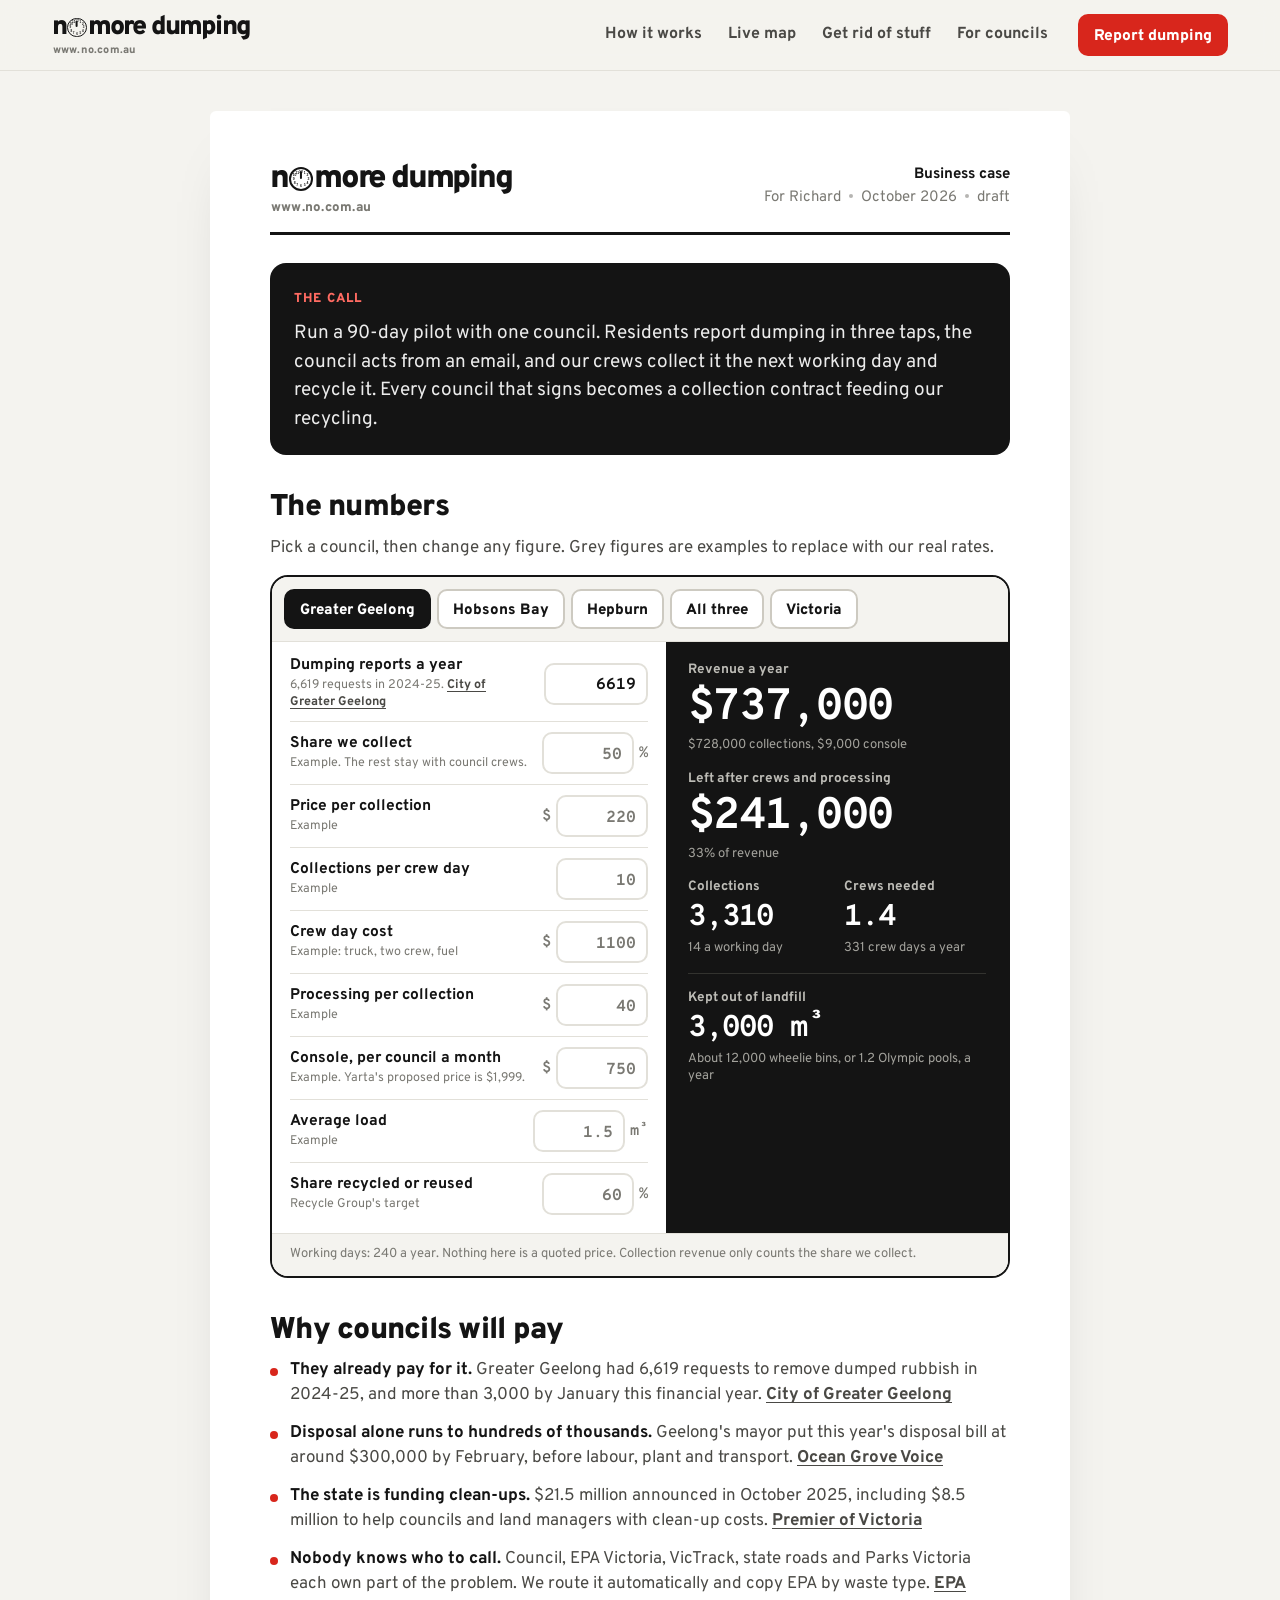
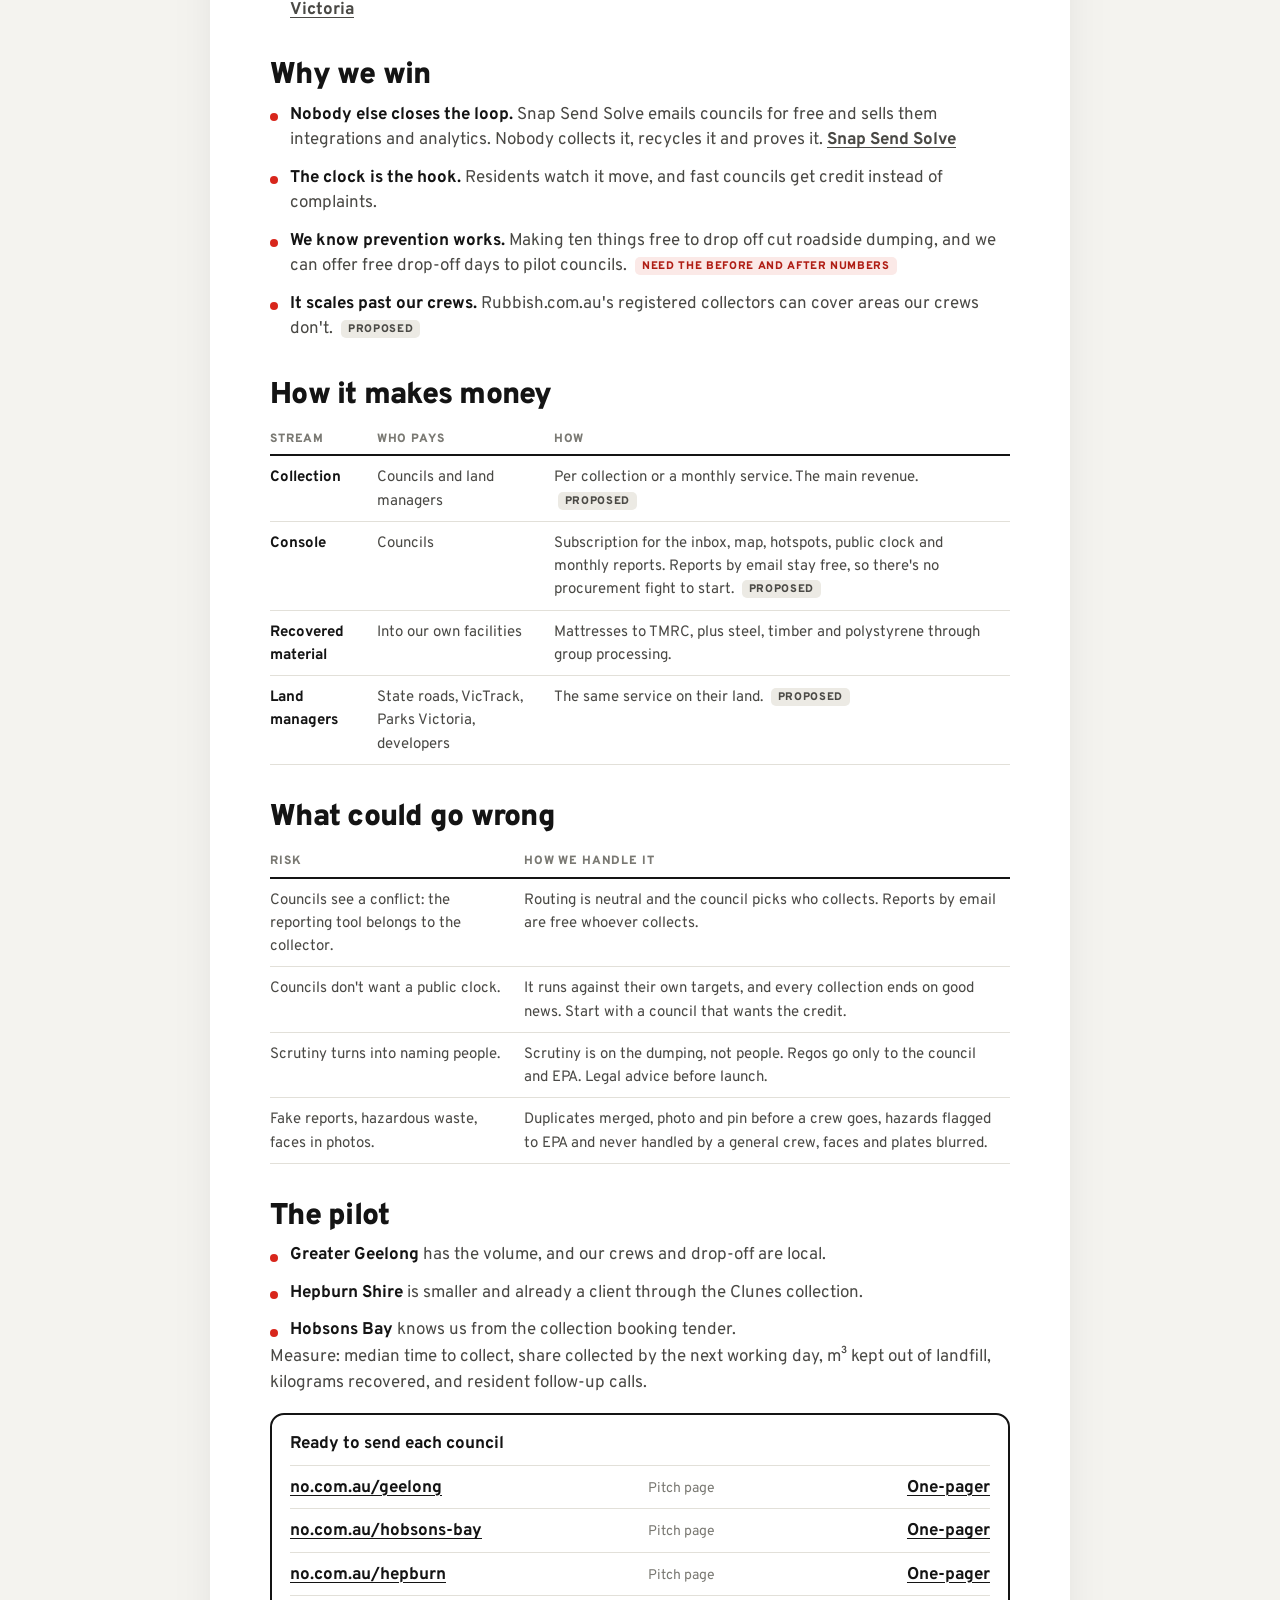
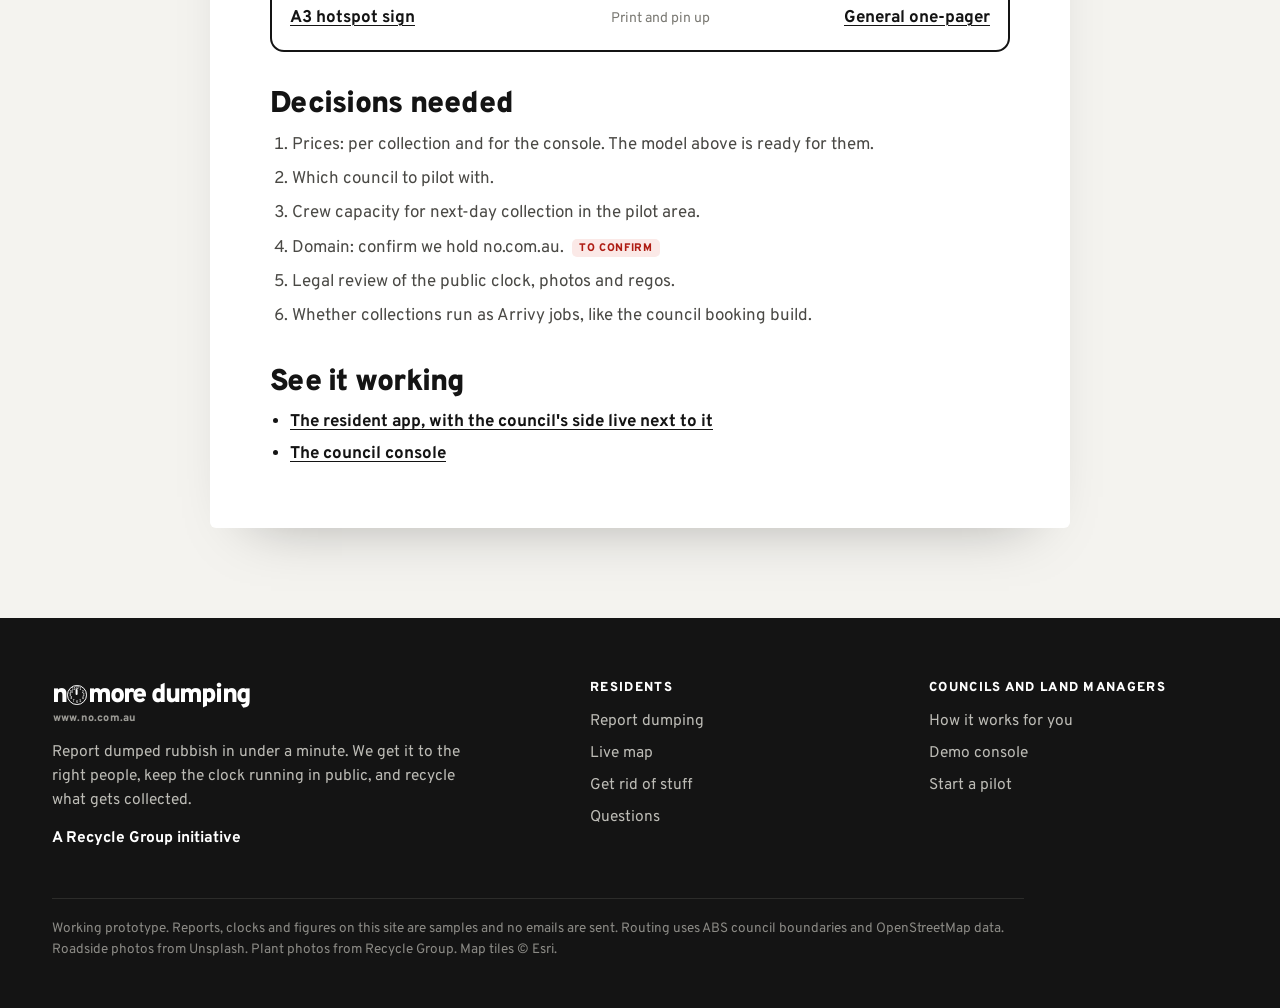
<file: plan.html>
<!doctype html>
<html lang="en-AU">
<head>
<meta charset="utf-8">
<meta name="viewport" content="width=device-width, initial-scale=1, viewport-fit=cover">
<title>No More Dumping · Business case</title>
<meta name="description" content="Internal: the business case for No More Dumping.">
<meta name="robots" content="noindex"><meta name="theme-color" content="#F4F3EF">
<meta property="og:title" content="No More Dumping · Business case">
<meta property="og:description" content="Internal: the business case for No More Dumping.">
<link rel="icon" href="data:image/svg+xml,%3Csvg xmlns='http://www.w3.org/2000/svg' viewBox='0 0 32 32'%3E%3Ccircle cx='16' cy='16' r='13' fill='white' stroke='%23141414' stroke-width='3.4'/%3E%3Cpath d='M16 6.4v2.4M25.6 16h-2.4M16 25.6v-2.4M6.4 16h2.4' stroke='%23141414' stroke-width='2' stroke-linecap='round'/%3E%3Cpath d='M16 16l4.4-5.8' stroke='%23141414' stroke-width='3' stroke-linecap='round'/%3E%3Ccircle cx='16' cy='16' r='2.1' fill='%23141414'/%3E%3C/svg%3E">
<link rel="preconnect" href="https://fonts.googleapis.com">
<link rel="preconnect" href="https://fonts.gstatic.com" crossorigin>
<link href="https://fonts.googleapis.com/css2?family=Overpass:wght@400;600;700;800;900&family=Overpass+Mono:wght@500;600;700&display=swap" rel="stylesheet">
<link rel="stylesheet" href="no.css?v=1795071600">
</head>
<body class="page-plan">
<header class="site-head"><div class="wrap bar">
<a class="logo" href="index.html" aria-label="No More Dumping, no.com.au home"><span class="lt">n<span class="o"></span> more dumping</span><small>www.no.com.au</small></a>
<nav aria-label="Main"><a href="index.html#how">How it works</a><a href="map.html">Live map</a><a href="rid.html">Get rid of stuff</a><a href="councils.html">For councils</a></nav>
<a class="btn sm" href="report.html">Report dumping</a>
<button class="menu-btn" type="button" data-menu aria-label="Menu" aria-expanded="false"><svg class="ic" viewBox="0 0 32 32" fill="none" stroke="currentColor" stroke-width="2.4" stroke-linecap="round" aria-hidden="true"><path d="M5 9h22M5 16h22M5 23h22"/></svg></button>
</div></header>
<main class="planpg"><article class="paper">
  <header class="p-head">
    <span class="logo"><span class="lt">n<span class="o"></span> more dumping</span><small>www.no.com.au</small></span>
    <div><b>Business case</b><br><span class="small">For Richard<i class="sep" aria-hidden="true"></i>October 2026<i class="sep" aria-hidden="true"></i>draft</span></div>
  </header>

  <div class="call">
    <span class="label">The call</span>
    <p>Run a 90-day pilot with one council. Residents report dumping in three taps, the council acts from an email, and our crews collect it the next working day and recycle it. Every council that signs becomes a collection contract feeding our recycling.</p>
  </div>

  <h2>The numbers</h2>
  <p>Pick a council, then change any figure. Grey figures are examples to replace with our real rates.</p>
  <section class="mdl" id="mdl" aria-label="Money model">
    <div class="mdl-pre" role="group" aria-label="Council">
      <button type="button" data-p="geelong" aria-pressed="true">Greater Geelong</button>
      <button type="button" data-p="hobsons" aria-pressed="false">Hobsons Bay</button>
      <button type="button" data-p="hepburn" aria-pressed="false">Hepburn</button>
      <button type="button" data-p="three" aria-pressed="false">All three</button>
      <button type="button" data-p="vic" aria-pressed="false">Victoria</button>
    </div>
    <div class="mdl-grid">
      <div class="mdl-in">
        <label class="mi src"><span><b>Dumping reports a year</b><small id="m-src"></small></span><input type="number" min="0" step="10" id="i-rep"></label>
        <label class="mi"><span><b>Share we collect</b><small>Example. The rest stay with council crews.</small></span><span class="u"><input type="number" min="0" max="100" step="5" id="i-share" value="50">%</span></label>
        <label class="mi"><span><b>Price per collection</b><small>Example</small></span><span class="u">$<input type="number" min="0" step="10" id="i-price" value="220"></span></label>
        <label class="mi"><span><b>Collections per crew day</b><small>Example</small></span><input type="number" min="1" step="1" id="i-perday" value="10"></label>
        <label class="mi"><span><b>Crew day cost</b><small>Example: truck, two crew, fuel</small></span><span class="u">$<input type="number" min="0" step="50" id="i-crew" value="1100"></span></label>
        <label class="mi"><span><b>Processing per collection</b><small>Example</small></span><span class="u">$<input type="number" min="0" step="5" id="i-proc" value="40"></span></label>
        <label class="mi"><span><b>Console, per council a month</b><small>Example. Yarta's proposed price is $1,999.</small></span><span class="u">$<input type="number" min="0" step="50" id="i-con" value="750"></span></label>
        <label class="mi"><span><b>Average load</b><small>Example</small></span><span class="u"><input type="number" min="0" step="0.1" id="i-load" value="1.5">m³</span></label>
        <label class="mi"><span><b>Share recycled or reused</b><small>Recycle Group's target</small></span><span class="u"><input type="number" min="0" max="100" step="5" id="i-rec" value="60">%</span></label>
      </div>
      <div class="mdl-out" aria-live="polite">
        <div class="mo big"><span>Revenue a year</span><b id="o-rev"></b><small id="o-rev2"></small></div>
        <div class="mo big g"><span>Left after crews and processing</span><b id="o-con"></b><small id="o-con2"></small></div>
        <div class="mo-row">
          <div class="mo"><span>Collections</span><b id="o-col"></b><small id="o-col2"></small></div>
          <div class="mo"><span>Crews needed</span><b id="o-crews"></b><small id="o-crews2"></small></div>
        </div>
        <div class="mo land"><span>Kept out of landfill</span><b id="o-m3"></b><small id="o-m32"></small></div>
      </div>
    </div>
    <p class="mdl-note">Working days: 240 a year. Nothing here is a quoted price. Collection revenue only counts the share we collect.</p>
  </section>

  <h2>Why councils will pay</h2>
  <ul class="pts">
    <li><b>They already pay for it.</b> Greater Geelong had 6,619 requests to remove dumped rubbish in 2024‑25, and more than 3,000 by January this financial year. <a href="https://www.geelongcity.vic.gov.au/whats-happening/news-and-updates/city-crews-battle-illegal-dumping-ratepayers-bear-cost" target="_blank" rel="noopener">City of Greater Geelong</a></li>
    <li><b>Disposal alone runs to hundreds of thousands.</b> Geelong's mayor put this year's disposal bill at around $300,000 by February, before labour, plant and transport. <a href="https://oceangrovevoice.com.au/news/15-02-2026/no-excuse-for-illegal-dumping/" target="_blank" rel="noopener">Ocean Grove Voice</a></li>
    <li><b>The state is funding clean-ups.</b> $21.5 million announced in October 2025, including $8.5 million to help councils and land managers with clean-up costs. <a href="https://www.premier.vic.gov.au/cracking-down-illegal-dumping" target="_blank" rel="noopener">Premier of Victoria</a></li>
    <li><b>Nobody knows who to call.</b> Council, EPA Victoria, VicTrack, state roads and Parks Victoria each own part of the problem. We route it automatically and copy EPA by waste type. <a href="https://www.epa.vic.gov.au/report-illegal-waste-dumping" target="_blank" rel="noopener">EPA Victoria</a></li>
  </ul>

  <h2>Why we win</h2>
  <ul class="pts">
    <li><b>Nobody else closes the loop.</b> Snap Send Solve emails councils for free and sells them integrations and analytics. Nobody collects it, recycles it and proves it. <a href="https://help.snapsendsolve.com/en/articles/13780667-what-solvers-councils-authorities-receive-for-free" target="_blank" rel="noopener">Snap Send Solve</a></li>
    <li><b>The clock is the hook.</b> Residents watch it move, and fast councils get credit instead of complaints.</li>
    <li><b>We know prevention works.</b> Making ten things free to drop off cut roadside dumping, and we can offer free drop-off days to pilot councils. <span class="tg nc">Need the before and after numbers</span></li>
    <li><b>It scales past our crews.</b> Rubbish.com.au's registered collectors can cover areas our crews don't. <span class="tg pr">Proposed</span></li>
  </ul>

  <h2>How it makes money</h2>
  <table class="ptable">
    <thead><tr><th>Stream</th><th>Who pays</th><th>How</th></tr></thead>
    <tbody>
      <tr><td><b>Collection</b></td><td>Councils and land managers</td><td>Per collection or a monthly service. The main revenue. <span class="tg pr">Proposed</span></td></tr>
      <tr><td><b>Console</b></td><td>Councils</td><td>Subscription for the inbox, map, hotspots, public clock and monthly reports. Reports by email stay free, so there's no procurement fight to start. <span class="tg pr">Proposed</span></td></tr>
      <tr><td><b>Recovered material</b></td><td>Into our own facilities</td><td>Mattresses to TMRC, plus steel, timber and polystyrene through group processing.</td></tr>
      <tr><td><b>Land managers</b></td><td>State roads, VicTrack, Parks Victoria, developers</td><td>The same service on their land. <span class="tg pr">Proposed</span></td></tr>
    </tbody>
  </table>

  <h2>What could go wrong</h2>
  <table class="ptable">
    <thead><tr><th>Risk</th><th>How we handle it</th></tr></thead>
    <tbody>
      <tr><td>Councils see a conflict: the reporting tool belongs to the collector.</td><td>Routing is neutral and the council picks who collects. Reports by email are free whoever collects.</td></tr>
      <tr><td>Councils don't want a public clock.</td><td>It runs against their own targets, and every collection ends on good news. Start with a council that wants the credit.</td></tr>
      <tr><td>Scrutiny turns into naming people.</td><td>Scrutiny is on the dumping, not people. Regos go only to the council and EPA. Legal advice before launch.</td></tr>
      <tr><td>Fake reports, hazardous waste, faces in photos.</td><td>Duplicates merged, photo and pin before a crew goes, hazards flagged to EPA and never handled by a general crew, faces and plates blurred.</td></tr>
    </tbody>
  </table>

  <h2>The pilot</h2>
  <ul class="pts">
    <li><b>Greater Geelong</b> has the volume, and our crews and drop-off are local.</li>
    <li><b>Hepburn Shire</b> is smaller and already a client through the Clunes collection.</li>
    <li><b>Hobsons Bay</b> knows us from the collection booking tender.</li>
  </ul>
  <p>Measure: median time to collect, share collected by the next working day, m³ kept out of landfill, kilograms recovered, and resident follow-up calls.</p>
  <div class="pitch" id="pitch">
    <b>Ready to send each council</b>
    <ul>
      <li><a href="geelong/">no.com.au/geelong</a><span>Pitch page</span><a href="print/no-more-dumping-geelong.pdf">One-pager</a></li>
      <li><a href="hobsons-bay/">no.com.au/hobsons-bay</a><span>Pitch page</span><a href="print/no-more-dumping-hobsons-bay.pdf">One-pager</a></li>
      <li><a href="hepburn/">no.com.au/hepburn</a><span>Pitch page</span><a href="print/no-more-dumping-hepburn.pdf">One-pager</a></li>
      <li><a href="print/no-more-dumping-hotspot-sign-a3.pdf">A3 hotspot sign</a><span>Print and pin up</span><a href="print/no-more-dumping-councils.pdf">General one-pager</a></li>
    </ul>
  </div>

  <h2>Decisions needed</h2>
  <ol class="dec">
    <li>Prices: per collection and for the console. The model above is ready for them.</li>
    <li>Which council to pilot with.</li>
    <li>Crew capacity for next-day collection in the pilot area.</li>
    <li>Domain: confirm we hold no.com.au. <span class="tg nc">To confirm</span></li>
    <li>Legal review of the public clock, photos and regos.</li>
    <li>Whether collections run as Arrivy jobs, like the council booking build.</li>
  </ol>

  <h2>See it working</h2>
  <ul class="links">
    <li><a href="report.html">The resident app, with the council's side live next to it</a></li>
    <li><a href="console.html">The council console</a></li>
  </ul>
</article></main>
<footer class="site-foot"><div class="wrap">
<div class="foot-grid">
<div><a class="logo inv" href="index.html" aria-label="No More Dumping, no.com.au home"><span class="lt">n<span class="o"></span> more dumping</span><small>www.no.com.au</small></a>
<p style="margin-top:16px;max-width:27em">Report dumped rubbish in under a minute. We get it to the right people, keep the clock running in public, and recycle what gets collected.</p>
<p class="rg">A Recycle Group initiative</p></div>
<div><h4>Residents</h4><ul><li><a href="report.html">Report dumping</a></li><li><a href="map.html">Live map</a></li><li><a href="rid.html">Get rid of stuff</a></li><li><a href="index.html#faq">Questions</a></li></ul></div>
<div><h4>Councils and land managers</h4><ul><li><a href="councils.html">How it works for you</a></li><li><a href="console.html">Demo console</a></li><li><a href="councils.html#pilot">Start a pilot</a></li></ul></div>
</div>
<p class="fine">Working prototype. Reports, clocks and figures on this site are samples and no emails are sent. Routing uses ABS council boundaries and OpenStreetMap data. Roadside photos from Unsplash. Plant photos from Recycle Group. Map tiles &copy; Esri.</p>
</div></footer>
<script src="no.js?v=1795071600"></script>
<script>
(function(){
  var $=NO.$, $$=NO.$$;
  /* Geelong's published rate per resident, used where a council publishes no count */
  var GEE=6619, GEEPOP=271057, rate=GEE/GEEPOP;
  var est=function(pop){ return Math.round(pop*rate/10)*10; };
  var P={
    geelong:{rep:GEE,n:1,src:'6,619 requests in 2024-25. <a href="https://www.geelongcity.vic.gov.au/whats-happening/news-and-updates/city-crews-battle-illegal-dumping-ratepayers-bear-cost" target="_blank" rel="noopener">City of Greater Geelong</a>'},
    hobsons:{rep:est(91322),n:1,src:'Estimate. Hobsons Bay publishes no count, so this is Geelong\'s rate for 91,322 residents.'},
    hepburn:{rep:est(16604),n:1,src:'Estimate. Hepburn publishes no count, so this is Geelong\'s rate for 16,604 residents.'},
    three:{rep:GEE+est(91322)+est(16604),n:3,src:'Geelong\'s published figure plus the two estimates.'},
    vic:{rep:135000,n:79,src:'About 135,000 Victorian reports through Snap Send Solve in 2025, all 79 councils. <a href="https://www.3aw.com.au/its-not-the-communitys-problem-illegal-rubbish-dumping-remains-rampant-across-victoria/" target="_blank" rel="noopener">3AW</a>'}
  };
  var cur='geelong', DAYS=240;
  var v=function(id){ var x=parseFloat($('#'+id).value); return isFinite(x)&&x>=0?x:0; };
  var money=function(n){ var a=Math.abs(n); var s=a>=1e6?'$'+(a/1e6).toFixed(a>=1e7?1:2).replace(/\.?0+$/,'')+' million':'$'+(Math.round(a/1000)*1000).toLocaleString('en-AU'); return (n<0?'-':'')+s; };
  var num=function(n){ return Math.round(n).toLocaleString('en-AU'); };
  function calc(){
    var rep=v('i-rep'), share=v('i-share')/100, price=v('i-price'), per=Math.max(1,v('i-perday')), crew=v('i-crew'), proc=v('i-proc'), con=v('i-con'), load=v('i-load'), rec=v('i-rec')/100, n=P[cur].n;
    var col=rep*share, colRev=col*price, conRev=n*con*12, rev=colRev+conRev;
    var days=col/per, cost=days*crew+col*proc, left=rev-cost;
    var m3=col*load*rec;
    $('#o-rev').textContent=money(rev);
    $('#o-rev2').textContent=money(colRev)+' collections, '+money(conRev)+' console';
    $('#o-con').textContent=money(left);
    $('#o-con2').textContent=rev?Math.round(left/rev*100)+'% of revenue':'';
    $('#o-col').textContent=num(col);
    $('#o-col2').textContent=num(col/DAYS)+' a working day';
    $('#o-crews').textContent=(Math.round(days/DAYS*10)/10).toLocaleString('en-AU');
    $('#o-crews2').textContent=num(days)+' crew days a year';
    $('#o-m3').textContent=NO.m3(m3);
    var pools=m3/2500;
    $('#o-m32').textContent='About '+NO.bins(m3)+(pools>=0.5?', or '+(pools<10?(Math.round(pools*10)/10).toLocaleString('en-AU'):num(pools))+' Olympic pool'+(Math.round(pools*10)/10===1?'':'s'):'')+', a year';
  }
  function pick(k){
    cur=k; $$('.mdl-pre button').forEach(function(b){ b.setAttribute('aria-pressed',b.dataset.p===k); });
    $('#i-rep').value=P[k].rep; $('#m-src').innerHTML=P[k].src; calc();
  }
  $('.mdl-pre').onclick=function(e){ var b=e.target.closest('button'); if(b) pick(b.dataset.p); };
  $('#mdl').addEventListener('input',function(e){ if(e.target.matches('input')) e.target.classList.add('set'); calc(); });
  pick('geelong');
})();
</script>
</body>
</html>
</file>
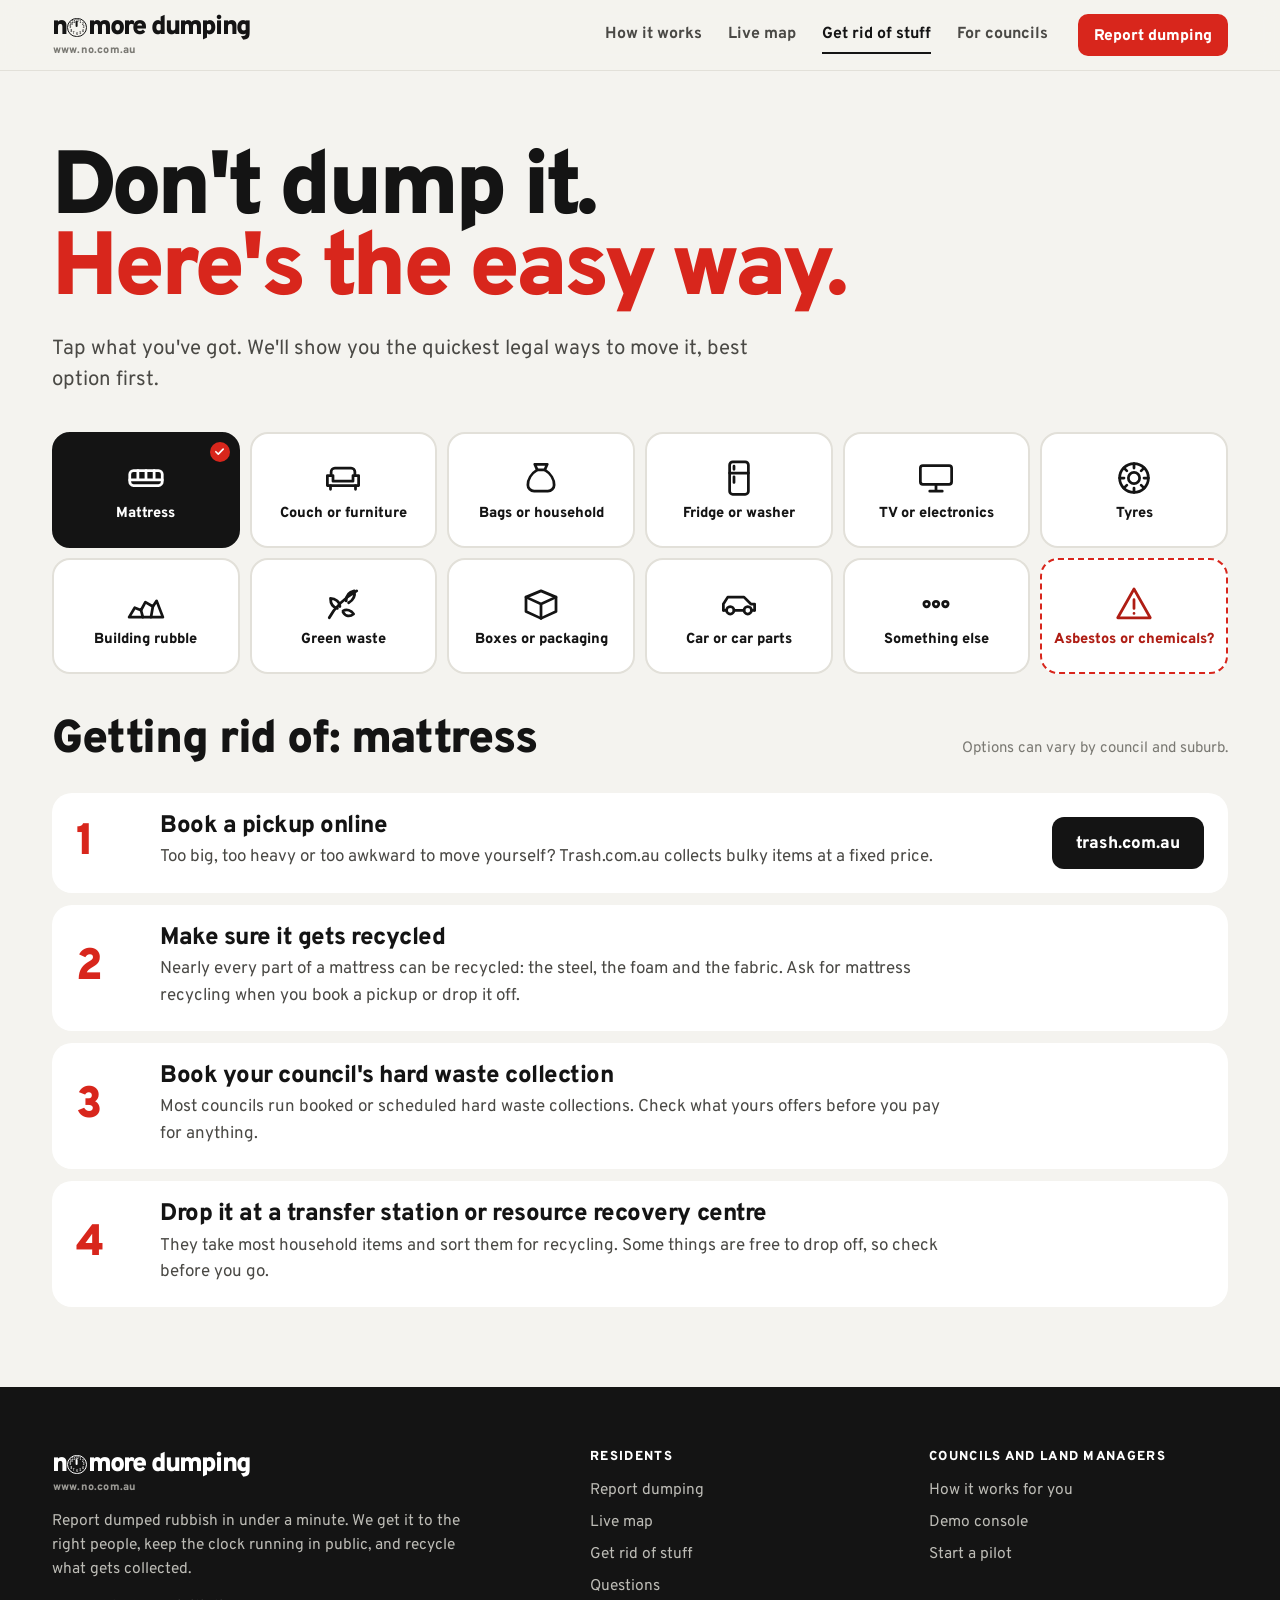
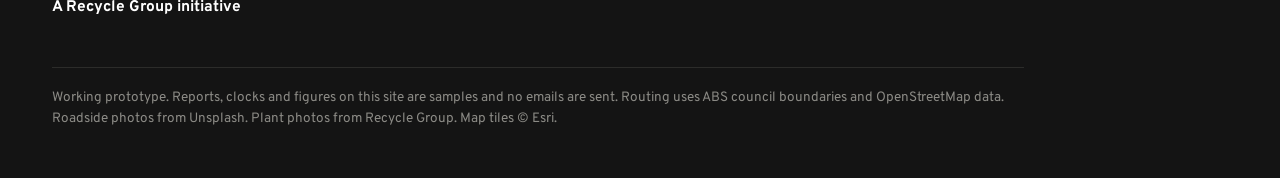
<file: rid.html>
<!doctype html>
<html lang="en-AU">
<head>
<meta charset="utf-8">
<meta name="viewport" content="width=device-width, initial-scale=1, viewport-fit=cover">
<title>Get rid of stuff · No More Dumping</title>
<meta name="description" content="Don't dump it. Tap what you've got and see the quickest legal ways to get rid of it.">
<meta name="theme-color" content="#F4F3EF">
<meta property="og:title" content="Get rid of stuff · No More Dumping">
<meta property="og:description" content="Don't dump it. Tap what you've got and see the quickest legal ways to get rid of it.">
<link rel="icon" href="data:image/svg+xml,%3Csvg xmlns='http://www.w3.org/2000/svg' viewBox='0 0 32 32'%3E%3Ccircle cx='16' cy='16' r='13' fill='white' stroke='%23141414' stroke-width='3.4'/%3E%3Cpath d='M16 6.4v2.4M25.6 16h-2.4M16 25.6v-2.4M6.4 16h2.4' stroke='%23141414' stroke-width='2' stroke-linecap='round'/%3E%3Cpath d='M16 16l4.4-5.8' stroke='%23141414' stroke-width='3' stroke-linecap='round'/%3E%3Ccircle cx='16' cy='16' r='2.1' fill='%23141414'/%3E%3C/svg%3E">
<link rel="preconnect" href="https://fonts.googleapis.com">
<link rel="preconnect" href="https://fonts.gstatic.com" crossorigin>
<link href="https://fonts.googleapis.com/css2?family=Overpass:wght@400;600;700;800;900&family=Overpass+Mono:wght@500;600;700&display=swap" rel="stylesheet">
<link rel="stylesheet" href="no.css?v=1795071600">
</head>
<body class="page-rid">
<header class="site-head"><div class="wrap bar">
<a class="logo" href="index.html" aria-label="No More Dumping, no.com.au home"><span class="lt">n<span class="o"></span> more dumping</span><small>www.no.com.au</small></a>
<nav aria-label="Main"><a href="index.html#how">How it works</a><a href="map.html">Live map</a><a href="rid.html" aria-current="page">Get rid of stuff</a><a href="councils.html">For councils</a></nav>
<a class="btn sm" href="report.html">Report dumping</a>
<button class="menu-btn" type="button" data-menu aria-label="Menu" aria-expanded="false"><svg class="ic" viewBox="0 0 32 32" fill="none" stroke="currentColor" stroke-width="2.4" stroke-linecap="round" aria-hidden="true"><path d="M5 9h22M5 16h22M5 23h22"/></svg></button>
</div></header>
<main class="sec tight"><div class="wrap">
  <h1 class="h-xl" style="font-size:clamp(50px,7vw,104px)">Don't dump it.<br><span class="red">Here's the easy way.</span></h1>
  <p class="lede" style="margin-top:22px">Tap what you've got. We'll show you the quickest legal ways to move it, best option first.</p>
  <div class="tiles rid-tiles" id="tiles"></div>
  <div id="ways-wrap" hidden>
    <div class="ways-head"><h2 id="ways-title"></h2><p class="small">Options can vary by council and suburb.</p></div>
    <div class="ways" id="ways"></div>
  </div>
</div></main>
<footer class="site-foot"><div class="wrap">
<div class="foot-grid">
<div><a class="logo inv" href="index.html" aria-label="No More Dumping, no.com.au home"><span class="lt">n<span class="o"></span> more dumping</span><small>www.no.com.au</small></a>
<p style="margin-top:16px;max-width:27em">Report dumped rubbish in under a minute. We get it to the right people, keep the clock running in public, and recycle what gets collected.</p>
<p class="rg">A Recycle Group initiative</p></div>
<div><h4>Residents</h4><ul><li><a href="report.html">Report dumping</a></li><li><a href="map.html">Live map</a></li><li><a href="rid.html">Get rid of stuff</a></li><li><a href="index.html#faq">Questions</a></li></ul></div>
<div><h4>Councils and land managers</h4><ul><li><a href="councils.html">How it works for you</a></li><li><a href="console.html">Demo console</a></li><li><a href="councils.html#pilot">Start a pilot</a></li></ul></div>
</div>
<p class="fine">Working prototype. Reports, clocks and figures on this site are samples and no emails are sent. Routing uses ABS council boundaries and OpenStreetMap data. Roadside photos from Unsplash. Plant photos from Recycle Group. Map tiles &copy; Esri.</p>
</div></footer>
<script src="no.js?v=1795071600"></script>
<script>
(function(){
  var $=NO.$, $$=NO.$$, I=NO.icon, esc=NO.esc;
  var W={
    hw:{t:'Book your council\'s hard waste collection',d:'Most councils run booked or scheduled hard waste collections. Check what yours offers before you pay for anything.'},
    drop:{t:'Drop it at a transfer station or resource recovery centre',d:'They take most household items and sort them for recycling. Some things are free to drop off, so check before you go.'},
    trash:{t:'Book a pickup online',d:'Too big, too heavy or too awkward to move yourself? Trash.com.au collects bulky items at a fixed price.',a:'https://trash.com.au',l:'trash.com.au'},
    junk:{t:'Get a crew to clear it',d:'For a bigger clean-out, JUNK sends a team that does all the lifting and recycles what it can.',a:'https://junk.com.au',l:'Book a Quote'},
    give:{t:'Give it away',d:'If it still works or is in good shape, someone nearby will probably take it.',a:'https://www.freecycle.org',l:'freecycle.org'},
    mattressR:{t:'Make sure it gets recycled',d:'Nearly every part of a mattress can be recycled: the steel, the foam and the fabric. Ask for mattress recycling when you book a pickup or drop it off.'},
    ewaste:{t:'Take it to an e-waste drop-off',d:'In Victoria, e-waste can\'t go to landfill, so it can\'t go in your bin. Councils and some retailers run drop-off points.'},
    tyres:{t:'Leave old tyres at the tyre shop',d:'Tyre shops usually take your old tyres when you buy new ones. For a stack of them, use a licensed tyre recycler.'},
    rubble:{t:'Get a skip or a crew',d:'Building and renovation waste usually can\'t go out with hard waste. Hire a skip or book a crew that handles it.'},
    green:{t:'Green bin, drop-off or a backyard clean-up',d:'Small loads go in your green bin. Bigger piles can be dropped off, or a crew can clear the lot.'},
    poly:{t:'Recycle the polystyrene',d:'Polystyrene can be recycled, just not in your home bin. Styro takes it and turns it into new products.',a:'https://styro.com.au',l:'styro.com.au'},
    box:{t:'Flatten it and recycle it',d:'Flattened cardboard goes in your recycling bin. A mountain of it can be dropped off or picked up.'},
    car:{t:'Call a licensed auto recycler',d:'They take whole cars and parts, and many will come to you.'},
    bank:{t:'Get credit for your old whitegood',d:'Recycle Bank will give you credit when you drop off a whitegood, to spend at participating retailers.',soon:true},
    bags:{t:'Spread it over a few bin nights',d:'A few extra bags? Put them out over a couple of weeks. Slower, but it costs nothing extra.'},
    haz:{t:'Don\'t put it in a pickup, a skip or a bin',d:'Asbestos needs a licensed removalist. Household chemicals and paint go to a chemical drop-off. Your council can tell you where.',warn:true},
    hazEpa:{t:'Found some dumped?',d:'Report it here, or call EPA Victoria\'s 24-hour pollution hotline on 1300 372 842.',a:'report.html',l:'Report dumping',self:true}
  };
  var BY={mattress:['trash','mattressR','hw','drop'],couch:['give','trash','hw','drop'],bags:['bags','junk','drop'],whitegoods:['give','trash','bank','drop'],
    ewaste:['ewaste','give','trash'],tyres:['tyres','drop'],rubble:['rubble','junk','drop'],green:['green','junk','drop'],boxes:['box','poly','drop'],
    car:['car'],other:['trash','junk','hw','drop'],hazard:['haz','hazEpa']};
  $('#tiles').innerHTML=NO.TYPES.map(function(t){return '<button type="button" class="tile'+(t.hazard?' hz':'')+'" aria-pressed="false" data-t="'+t.id+'">'+I(t.id)+'<span>'+t.label+'</span></button>';}).join('');
  function pick(id,scroll){
    if(!BY[id]) return;
    $$('#tiles .tile').forEach(function(x){x.setAttribute('aria-pressed',x.dataset.t===id);});
    $('#ways-wrap').hidden=false;
    $('#ways-title').textContent=id==='hazard'?'Asbestos or chemicals':'Getting rid of: '+NO.T[id].label.toLowerCase();
    $('#ways').innerHTML=BY[id].map(function(k,i){var w=W[k];
      return '<div class="way'+(w.warn?' warn':'')+'" style="animation-delay:'+(i*0.06)+'s"><div class="num">'+(i+1)+'</div><div><h3>'+esc(w.t)+(w.soon?' <span class="st st-ack soon">Coming soon</span>':'')+'</h3><p>'+esc(w.d)+'</p></div>'+
        (w.a?'<a class="btn '+(w.self?'':'ink')+'" href="'+w.a+'"'+(w.self?'':' target="_blank" rel="noopener"')+'>'+esc(w.l)+'</a>':'<span></span>')+'</div>';}).join('');
    if(history.replaceState) history.replaceState(null,'','#'+id);
    if(scroll) $('#ways-wrap').scrollIntoView({behavior:'smooth',block:'start'});
  }
  $('#tiles').onclick=function(e){var b=e.target.closest('.tile');if(b){NO.buzz();pick(b.dataset.t,true);}};
  var h=(location.hash||'').slice(1); pick(BY[h]?h:'mattress',false);
})();
</script>
</body>
</html>
</file>
<file: no.css>
/* no.com.au prototype styles */
:root{
  --paper:#F4F3EF;--paper2:#ECEAE4;--white:#fff;--ink:#141414;--ink2:#4A4945;--ink3:#7A7973;--line:#E2E0D9;--line2:#CDCAC1;
  --red:#D8261C;--red-d:#AF1D14;--red-t:#FBE9E7;--green:#15764A;--green-t:#E4F1E9;
  --f:"Overpass",system-ui,-apple-system,"Segoe UI",sans-serif;--m:"Overpass Mono",ui-monospace,Menlo,Consolas,monospace;
}
*{box-sizing:border-box;margin:0;padding:0}
html{-webkit-text-size-adjust:100%;text-size-adjust:100%;scroll-behavior:smooth}
body{background:var(--paper);color:var(--ink);font:400 17px/1.55 var(--f);-webkit-font-smoothing:antialiased;overflow-x:hidden}
img{display:block;max-width:100%;height:auto}
a{color:inherit}
button,input,select,textarea{font:inherit;color:inherit}
button{cursor:pointer}
.wrap{max-width:1240px;margin:0 auto;padding:0 32px}
.ic{width:24px;height:24px;flex-shrink:0}
.mono{font-family:var(--m);font-variant-numeric:tabular-nums}
.red{color:var(--red)}
.sr{position:absolute;width:1px;height:1px;overflow:hidden;clip:rect(0 0 0 0)}
h1,h2,h3,h4{font-family:var(--f);font-weight:900;letter-spacing:-.025em;line-height:.98}
::selection{background:var(--red);color:#fff}
:focus-visible{outline:3px solid var(--ink);outline-offset:2px}

/* logo: "no more dumping" - the o of "no" is a clock face whose hand keeps ticking; www.no.com.au underneath */
.logo{display:inline-flex;flex-direction:column;align-items:flex-start;font:900 36px/1 var(--f);letter-spacing:-.05em;color:var(--ink);text-decoration:none;white-space:nowrap}
.logo .lt{display:inline-flex;align-items:baseline;font-size:.74em}
.logo .o{display:inline-block;position:relative;box-sizing:border-box;width:.74em;height:.74em;border:.075em solid currentColor;border-radius:50%;margin:0 .03em 0 .035em;align-self:center;background:url("data:image/svg+xml,<svg xmlns='http://www.w3.org/2000/svg' viewBox='0 0 100 100'><g fill='%23141414' font-family='Arial,Helvetica,sans-serif' font-weight='800' font-size='17' text-anchor='middle' dominant-baseline='central'><text x='50.0' y='13.0'>12</text><text x='68.5' y='18.0'>1</text><text x='82.0' y='31.5'>2</text><text x='87.0' y='50.0'>3</text><text x='82.0' y='68.5'>4</text><text x='68.5' y='82.0'>5</text><text x='50.0' y='87.0'>6</text><text x='31.5' y='82.0'>7</text><text x='18.0' y='68.5'>8</text><text x='13.0' y='50.0'>9</text><text x='18.0' y='31.5'>10</text><text x='31.5' y='18.0'>11</text></g></svg>") center/100% 100% no-repeat}
.logo.inv .o{background-image:url("data:image/svg+xml,<svg xmlns='http://www.w3.org/2000/svg' viewBox='0 0 100 100'><g fill='%23ffffff' font-family='Arial,Helvetica,sans-serif' font-weight='800' font-size='17' text-anchor='middle' dominant-baseline='central'><text x='50.0' y='13.0'>12</text><text x='68.5' y='18.0'>1</text><text x='82.0' y='31.5'>2</text><text x='87.0' y='50.0'>3</text><text x='82.0' y='68.5'>4</text><text x='68.5' y='82.0'>5</text><text x='50.0' y='87.0'>6</text><text x='31.5' y='82.0'>7</text><text x='18.0' y='68.5'>8</text><text x='13.0' y='50.0'>9</text><text x='18.0' y='31.5'>10</text><text x='31.5' y='18.0'>11</text></g></svg>")}
.logo .o::after{content:"";position:absolute;left:50%;top:50%;width:.06em;height:.24em;margin-left:-.03em;background:currentColor;border-radius:2px;transform-origin:50% 0;transform:rotate(180deg);animation:tick 20s steps(60) infinite}
.logo small{font:800 .3em/1 var(--f);letter-spacing:.02em;color:var(--ink3);margin:.4em 0 0 .06em}
.logo.inv{color:#fff}.logo.inv small{color:#9b9a95}
@keyframes tick{to{transform:rotate(540deg)}}

/* buttons */
.btn{display:inline-flex;align-items:center;justify-content:center;gap:10px;height:52px;padding:3px 24px 0;border:0;border-radius:12px;background:var(--red);color:#fff;font:800 17px/1 var(--f);text-decoration:none;white-space:nowrap;transition:background .15s,transform .1s,box-shadow .15s}
.btn:hover{background:var(--red-d)}
.btn:active{transform:translateY(1px)}
.btn .ic{width:20px;height:20px;margin-top:-3px}
.btn.ink{background:var(--ink)}.btn.ink:hover{background:#000}
.btn.ghost{background:transparent;color:var(--ink);box-shadow:inset 0 0 0 2px var(--ink)}
.btn.ghost:hover{background:var(--ink);color:#fff}
.btn.white{background:#fff;color:var(--ink)}.btn.white:hover{background:var(--paper2)}
.btn.green{background:var(--green)}.btn.green:hover{background:#0f5e3a}
.btn.lg{height:62px;padding:3px 30px 0;font-size:19px;border-radius:14px}
.btn.sm{height:42px;padding:3px 16px 0;font-size:15.5px;border-radius:10px}
.btn.block{width:100%}
.btn[disabled],.btn[disabled]:hover{background:var(--line2);color:#fff;box-shadow:none;cursor:not-allowed}
.link{font-weight:800;color:var(--ink);text-underline-offset:4px;text-decoration-thickness:2px}
.link:hover{color:var(--red)}

/* header */
.site-head{position:sticky;top:0;z-index:1200;background:rgba(244,243,239,.94);-webkit-backdrop-filter:blur(10px);backdrop-filter:blur(10px);border-bottom:1px solid var(--line)}
.site-head .bar{display:flex;align-items:center;gap:30px;height:70px}
.site-head nav{display:flex;gap:26px;margin-left:auto;font-weight:700;font-size:16px}
.site-head nav a{text-decoration:none;color:var(--ink2);padding:6px 0;border-bottom:2px solid transparent}
.site-head nav a:hover,.site-head nav a[aria-current]{color:var(--ink);border-color:var(--ink)}
.menu-btn{display:none;background:none;border:0;width:44px;height:44px;margin-right:-8px;align-items:center;justify-content:center}
.menu-btn .ic{width:26px;height:26px}

/* sections */
.sec{padding:110px 0}
.sec.tight{padding:80px 0}
.sec.white{background:#fff}
.sec.dark{background:var(--ink);color:#fff}
.sec.redbg{background:var(--red);color:#fff}
.h-xl{font-size:clamp(56px,8.4vw,128px);letter-spacing:-.045em;line-height:.9}
.h-l{font-size:clamp(40px,5.2vw,74px);letter-spacing:-.035em}
.h-m{font-size:clamp(30px,3.4vw,44px)}
.lede{font-size:clamp(18.5px,1.6vw,22px);line-height:1.5;color:var(--ink2);max-width:34em}
.dark .lede,.redbg .lede{color:rgba(255,255,255,.78)}
.head-row{display:grid;grid-template-columns:minmax(0,7fr) minmax(0,5fr);gap:56px;align-items:end;margin-bottom:56px}
.head-row .lede{margin-bottom:6px}
.label{font:800 13px/1 var(--f);letter-spacing:.09em;text-transform:uppercase;color:var(--ink3)}
.small{font-size:15px;color:var(--ink3)}
.note-sample{display:inline-flex;align-items:center;gap:7px;padding:6px 9px 4px;border-radius:7px;background:var(--paper2);font:800 11.5px/1 var(--f);letter-spacing:.09em;text-transform:uppercase;color:var(--ink2)}
.sep{display:inline-block;width:4px;height:4px;border-radius:50%;background:currentColor;opacity:.55;margin:0 8px;vertical-align:.22em}

/* status chips */
.st{display:inline-flex;align-items:center;gap:7px;padding:6px 10px 4px;border-radius:999px;font:800 12.5px/1 var(--f);letter-spacing:.06em;text-transform:uppercase;white-space:nowrap}
.st::before{content:"";width:7px;height:7px;border-radius:50%;background:currentColor;margin-top:-2px}
.st-open{background:var(--red-t);color:var(--red-d)}
.st-open::before{animation:pulse 1.6s infinite}
.st-ack{background:var(--paper2);color:var(--ink)}
.st-sched{background:var(--ink);color:#fff}
.st-done{background:var(--green-t);color:var(--green)}
.st-late{background:var(--red);color:#fff}
.st-late::before{background:#fff;animation:pulse 1.2s infinite}
@keyframes pulse{0%{box-shadow:0 0 0 0 rgba(216,38,28,.5)}70%{box-shadow:0 0 0 7px rgba(216,38,28,0)}100%{box-shadow:0 0 0 0 rgba(216,38,28,0)}}

/* the tag that hangs on dumped rubbish */
.tag{position:absolute;z-index:3;text-decoration:none;background:var(--red);color:#fff;border-radius:12px;padding:14px 20px 14px 38px;box-shadow:0 18px 36px -14px rgba(0,0,0,.55);transform-origin:12px 50%;animation:sway 7s ease-in-out infinite}
.tag::before{content:"";position:absolute;left:13px;top:50%;width:12px;height:12px;margin-top:-6px;border-radius:50%;background:#F4F3EF;box-shadow:inset 0 0 0 2px rgba(0,0,0,.18)}
.tag .k{font:800 12px/1 var(--f);letter-spacing:.12em;text-transform:uppercase;opacity:.9;display:flex;gap:14px;justify-content:space-between}
.tag .c{font:700 clamp(30px,3.4vw,46px)/1 var(--m);letter-spacing:-.04em;margin:9px 0 7px;font-variant-numeric:tabular-nums}
.tag .w{font:600 14.5px/1.3 var(--f);opacity:.92}
@keyframes sway{0%,100%{transform:rotate(-2.2deg)}50%{transform:rotate(1.2deg)}}

/* hero */
.hero{padding:56px 0 96px;position:relative}
.hero-grid{display:grid;grid-template-columns:5fr 7fr;gap:48px;align-items:center}
.hero h1{margin-bottom:26px}
.hero h1 .r{color:var(--red)}
.hero .lede{margin-bottom:32px}
.cta-row{display:flex;gap:12px;flex-wrap:wrap}
.trust{display:flex;gap:8px 22px;flex-wrap:wrap;margin-top:26px;font-weight:700;font-size:15.5px;color:var(--ink2);list-style:none}
.trust li{display:flex;align-items:center;gap:7px}
.trust .ic{width:18px;height:18px;color:var(--green)}
.hero-photo{position:relative;border-radius:18px;overflow:visible}
.hero-photo img{width:100%;aspect-ratio:5/4;object-fit:cover;object-position:52% 78%;border-radius:18px;background:var(--paper2)}
.hero-photo .tag{left:-34px;top:36px}
.hero-photo figcaption{position:absolute;right:16px;bottom:14px;font:600 12.5px/1 var(--f);color:rgba(255,255,255,.85);text-shadow:0 1px 2px rgba(0,0,0,.5)}

/* steps */
.steps3{display:grid;grid-template-columns:repeat(3,1fr);gap:20px;counter-reset:s}
.sec.white .step,.sec.white .who div{background:var(--paper)}
.step{background:#fff;border-radius:20px;padding:26px 26px 30px;position:relative;overflow:hidden}
.step .n{font:900 120px/.8 var(--f);color:var(--paper2);letter-spacing:-.06em;position:absolute;right:14px;top:16px}
.step .vis{height:150px;display:flex;align-items:flex-end;justify-content:flex-start;margin-bottom:22px;position:relative}
.step h3{font-size:34px;margin-bottom:8px}
.step p{color:var(--ink2)}
.after-send{margin-top:20px;display:flex;align-items:center;justify-content:space-between;gap:20px;background:var(--ink);color:#fff;border-radius:20px;padding:26px 30px}
.after-send b{font:900 30px/1.05 var(--f);letter-spacing:-.02em}
.after-send .mono{font-size:40px;font-weight:700;color:#ff6b62;letter-spacing:-.03em}

/* mini visuals used in steps */
.mv-cam{width:96px;height:96px;border-radius:50%;border:3px dashed var(--red);display:grid;place-items:center;color:var(--red)}
.mv-cam .ic{width:44px;height:44px}
.mv-map{width:100%;height:150px;border-radius:14px;background:
  linear-gradient(90deg,transparent 47%,#d7d4cc 47%,#d7d4cc 53%,transparent 53%),
  linear-gradient(0deg,transparent 30%,#d7d4cc 30%,#d7d4cc 34%,transparent 34%,transparent 72%,#d7d4cc 72%,#d7d4cc 75%,transparent 75%),
  var(--paper);position:relative}
.mv-map .ic{position:absolute;left:50%;top:50%;width:46px;height:46px;margin:-40px 0 0 -23px;color:var(--red);fill:#fff}
.mv-tiles{display:grid;grid-template-columns:repeat(3,58px);gap:8px}
.mv-tiles span{height:58px;border-radius:12px;border:2px solid var(--line);display:grid;place-items:center}
.mv-tiles span.on{background:var(--ink);border-color:var(--ink);color:#fff}
.mv-tiles .ic{width:28px;height:28px}

/* loop (what happens next) */
.loop{display:grid;grid-template-columns:1.05fr .95fr;gap:64px;align-items:start}
.loop ol{list-style:none;counter-reset:l}
.loop li{display:grid;grid-template-columns:56px 1fr;gap:18px;padding:26px 0;border-top:1px solid rgba(255,255,255,.16)}
.loop li:last-child{border-bottom:1px solid rgba(255,255,255,.16)}
.loop li .k{width:56px;height:56px;border-radius:50%;display:grid;place-items:center;background:rgba(255,255,255,.08)}
.loop li .k .ic{width:28px;height:28px}
.loop li h3{font-size:28px;margin:4px 0 6px}
.loop li p{color:rgba(255,255,255,.72);max-width:34em}
.loop .sticky{position:sticky;top:110px}

/* receipt */
.receipt{--edge:var(--ink);position:relative;background:#fff;color:var(--ink);font:500 14px/1.5 var(--m);padding:26px 24px 30px;max-width:400px;margin:10px 0}
.receipt::before,.receipt::after{content:"";position:absolute;left:0;right:0;height:10px;background:linear-gradient(135deg,var(--edge) 5px,transparent 0) 0 0/12px 10px repeat-x,linear-gradient(225deg,var(--edge) 5px,transparent 0) 0 0/12px 10px repeat-x}
.receipt::before{top:-1px}
.receipt::after{bottom:-1px;transform:scaleY(-1)}
.receipt.on-paper{--edge:var(--paper)}
.receipt.on-white{--edge:#fff;box-shadow:0 0 0 1px var(--line)}
.rc-head{text-align:center;font-weight:700;letter-spacing:.12em;margin-bottom:12px}
.rc-logo{font:900 24px/1 var(--f);letter-spacing:-.04em;margin-bottom:6px}
.rc-row{display:flex;justify-content:space-between;gap:14px}
.rc-row b{font-weight:700;text-align:right}
.rc-row.sub{color:#5f5e59;font-size:13px}
.rc-row.tot{font-size:15px}
.rc-note{font-size:12.5px;color:#5f5e59;margin-top:2px;line-height:1.4}
.rc-hr{border:0;border-top:1.5px dashed #bdbab2;margin:12px 0}
.rc-hr.dbl{border-top:3px double #8f8d86}
.rc-foot{text-align:center;font-size:12.5px;color:#5f5e59;margin-top:16px;line-height:1.45}
.receipt.print-in .rc-row,.receipt.print-in .rc-hr,.receipt.print-in .rc-note,.receipt.print-in .rc-foot{animation:printin .35s both}

@keyframes printin{from{opacity:0;transform:translateY(-6px)}to{opacity:1;transform:none}}

/* live board */
.live{display:grid;grid-template-columns:7fr 5fr;gap:24px}
.live-map{height:520px;border-radius:20px;overflow:hidden;background:var(--paper2);z-index:1}
.rlist{display:flex;flex-direction:column;gap:10px}
.ritem{display:grid;grid-template-columns:76px 1fr auto;gap:14px;align-items:center;background:#fff;border-radius:16px;padding:10px 16px 10px 10px;text-decoration:none;transition:box-shadow .15s}
.ritem:hover{box-shadow:0 0 0 2px var(--ink)}
.ritem .th{width:76px;height:64px;border-radius:10px;object-fit:cover;background:var(--paper2)}
.noph{display:grid;place-items:center;color:var(--ink3)}
.noph .ic{width:28px;height:28px}
.ritem h4{font:800 17px/1.2 var(--f);letter-spacing:-.01em}
.ritem p{font-size:14.5px;color:var(--ink2);line-height:1.3;margin-top:2px}
.ritem .rt{text-align:right}
.ritem .rc{font:700 19px/1 var(--m);letter-spacing:-.02em;margin-top:8px;font-variant-numeric:tabular-nums}
.ritem .rc.done{color:var(--green)}
.ritem .rc.run{color:var(--red)}

/* map markers */
.mk i{display:block;width:22px;height:22px;border-radius:50%;border:3px solid #fff;box-shadow:0 2px 6px rgba(0,0,0,.35);background:var(--red)}
.mk-open i,.mk-late i{animation:pulse 1.6s infinite}
.mk-ack i{background:var(--ink)}
.mk-sched i{background:var(--ink);box-shadow:0 0 0 3px var(--ink) inset,0 2px 6px rgba(0,0,0,.35);border-color:#fff}
.mk-done i{background:var(--green)}
.mk-me i{background:var(--red);width:26px;height:26px;margin:-2px}
.leaflet-container{font:14px var(--f);background:#e9e8e3}
.street .leaflet-tile{filter:grayscale(.92) contrast(1.05) brightness(1.03)}
.street.sat .leaflet-tile{filter:none}
.leaflet-tile-container img.leaflet-tile{mix-blend-mode:plus-lighter}
.maptype{position:absolute;right:10px;top:70px;z-index:600;height:40px;padding:3px 14px 0;border:0;border-radius:10px;background:#fff;font-weight:800;font-size:14.5px;box-shadow:0 4px 14px rgba(0,0,0,.16)}
.maptype[aria-pressed=true]{background:var(--ink);color:#fff}
.leaflet-control-attribution{font-size:10.5px!important}
.leaflet-popup-content{font:15px/1.4 var(--f);margin:12px 14px}
.leaflet-popup-content b{font-weight:800}

/* prevention */
.prevent{display:grid;grid-template-columns:5fr 7fr;gap:56px;align-items:center}
.tiles-row{display:grid;grid-template-columns:repeat(4,1fr);gap:10px}
.ptile{display:flex;flex-direction:column;align-items:flex-start;justify-content:space-between;gap:18px;min-height:132px;padding:18px;border-radius:16px;background:#fff;text-decoration:none;font:800 17px/1.15 var(--f);transition:background .15s,color .15s}
.ptile:hover{background:var(--ink);color:#fff}
.ptile .ic{width:34px;height:34px}

/* bands */
.band{display:flex;align-items:center;justify-content:space-between;gap:28px;flex-wrap:wrap}
.band h2{max-width:14em}

/* faq */
.faq{display:grid;grid-template-columns:5fr 7fr;gap:56px}
.faq details{border-top:2px solid var(--ink)}
.faq details:last-child{border-bottom:2px solid var(--ink)}
.faq summary{list-style:none;cursor:pointer;display:flex;justify-content:space-between;gap:18px;padding:20px 0 18px;font:800 20px/1.25 var(--f)}
.faq summary::-webkit-details-marker{display:none}
.faq summary::after{content:"+";font:400 30px/.8 var(--f)}
.faq details[open] summary::after{content:"\2212"}
.faq details p{padding:0 0 22px;color:var(--ink2);max-width:42em}

/* footer */
.site-foot{background:var(--ink);color:#bdbcb6;padding:64px 0 48px;font-size:15.5px}
.foot-grid{display:grid;grid-template-columns:5fr 3fr 3fr;gap:40px}
.site-foot h4{font:800 13px/1 var(--f);letter-spacing:.1em;text-transform:uppercase;color:#fff;margin-bottom:14px}
.site-foot ul{list-style:none;display:grid;gap:8px}
.site-foot a{text-decoration:none}
.site-foot a:hover{color:#fff}
.site-foot .rg{margin-top:14px;font-weight:700;color:#fff}
.site-foot .fine{margin-top:48px;padding-top:20px;border-top:1px solid #2c2c2a;font-size:13.5px;color:#8b8a85;max-width:72em}

/* toast */
.toast{position:fixed;left:50%;bottom:28px;z-index:3000;transform:translate(-50%,20px);opacity:0;background:var(--ink);color:#fff;padding:14px 20px 12px;border-radius:12px;font-weight:700;box-shadow:0 10px 30px rgba(0,0,0,.25);transition:.25s;max-width:calc(100vw - 32px)}
.toast.in{transform:translate(-50%,0);opacity:1}

/* forms (shared) */
.fld{display:block;font-weight:700;font-size:15px;margin-top:14px}
.fld:first-child{margin-top:0}
.in{display:block;width:100%;height:52px;margin-top:6px;padding:3px 14px 0;border:2px solid var(--line);border-radius:12px;background:#fff;font-size:16.5px;outline:none;transition:border-color .15s}
textarea.in{height:auto;min-height:90px;padding:12px 14px;line-height:1.45;resize:vertical}
.in:focus{border-color:var(--ink)}
.in::placeholder{color:#a3a29b}

/* sample banner */
.proto-bar{background:var(--ink);color:#d9d8d2;font-size:13.5px;text-align:center;padding:7px 16px 5px}
.proto-bar b{color:#fff}

/* ---------- responsive (site) ---------- */
@media (max-width:1060px){
  .hero-grid,.loop,.live,.prevent,.faq,.head-row{grid-template-columns:1fr}
  .head-row{gap:16px;margin-bottom:36px}
  .loop .sticky{position:static}
  .steps3{grid-template-columns:1fr}
  .step .vis{height:120px}
  .foot-grid{grid-template-columns:1fr 1fr}
  .foot-grid>div:first-child{grid-column:1/-1}
}
@media (min-width:861px) and (max-width:960px){
  /* keep the nav links on one line beside the longer wordmark */
  .site-head .logo{font-size:clamp(25px,calc((100vw - 720px) * .18),36px)}
}
@media (max-width:860px){
  .site-head nav{display:none}
  .menu-btn{display:inline-flex}
  .site-head .bar>.btn{margin-left:auto}
  .menu-open .site-head nav{display:flex;position:absolute;left:0;right:0;top:70px;flex-direction:column;gap:0;background:var(--paper);border-bottom:1px solid var(--line);padding:6px 16px 14px;margin:0}
  .menu-open .site-head nav a{padding:14px 0;border-bottom:1px solid var(--line);font-size:18px}
  .tiles-row{grid-template-columns:repeat(2,1fr)}
}
@media (max-width:600px){
  body{font-size:16.5px}
  .wrap{padding:0 16px}
  .site-head .bar{height:62px;gap:12px}
  .menu-open .site-head nav{top:62px}
  .logo{font-size:32px}
  /* the longer "no more dumping" wordmark scales with the screen so the header still fits beside the button and menu */
  .site-head .logo{font-size:clamp(18px,calc((100vw - 250px) / 5.5),32px)}
  .site-head .logo small{font-size:max(.3em,9px)}
  .sec{padding:72px 0}
  .sec.tight{padding:56px 0}
  .hero{padding:28px 0 64px}
  .hero-grid{gap:36px}
  .cta-row .btn{width:100%}
  .hero-photo{margin:0 -16px}
  .hero-photo img{border-radius:0;aspect-ratio:4/3.4}
  .hero-photo{overflow:hidden}
  .hero-photo .tag{left:12px;right:12px;top:16px;padding:11px 16px 11px 32px}
  .hero-photo .tag::before{left:11px}
  .after-send{flex-direction:column;align-items:flex-start;padding:22px}
  .after-send .mono{font-size:34px}
  .live-map{height:340px;border-radius:16px}
  .ritem{grid-template-columns:64px 1fr;padding:8px 12px 8px 8px}
  .ritem .th{width:64px;height:58px}
  .ritem .rt{grid-column:2;text-align:left;display:flex;align-items:center;gap:10px}
  .ritem .rc{margin:0;font-size:16px}
  .step{padding:22px 20px 24px}
  .step h3{font-size:30px}
  .loop li{grid-template-columns:44px 1fr;gap:14px}
  .loop li .k{width:44px;height:44px}
  .loop li h3{font-size:24px}
  .band .btn{width:100%}
  .faq summary{font-size:18px}
  .foot-grid{grid-template-columns:1fr}
  .receipt{max-width:none}
}
@media (max-width:359px){
  .site-head .bar{gap:8px}
  .site-head .bar>.btn{padding:3px 11px 0;font-size:14px}
}
@media (prefers-reduced-motion:reduce){*,*::before,*::after{animation:none!important;transition:none!important;scroll-behavior:auto!important}}
@media print{.site-head,.site-foot,.no-print{display:none!important}body{background:#fff}}

/* ghost button on red */
.btn.ghost-w{background:transparent;color:#fff;box-shadow:inset 0 0 0 2px #fff}
.btn.ghost-w:hover{background:#fff;color:var(--red)}

/* ================= resident app (report.html) ================= */
.page-report{background:var(--paper2)}
.rp-head{display:flex;align-items:center;gap:28px;height:70px;padding:0 32px;border-bottom:1px solid var(--line2);background:var(--paper)}
.rp-head .logo{font-size:32px}
.rp-note{font-size:15.5px;color:var(--ink2)}
.rp-head .link{margin-left:auto}
.rp{display:grid;grid-template-columns:428px minmax(0,640px);gap:48px;justify-content:center;align-items:start;padding:28px 32px 56px}
.phone{position:sticky;top:20px;width:428px;height:min(880px,calc(100vh - 118px));min-height:660px;border-radius:56px;background:#0e0e0e;padding:13px;box-shadow:0 50px 90px -40px rgba(0,0,0,.55),inset 0 0 0 2px #2b2b2b}
.phone .app{border-radius:44px;overflow:hidden}
.app{position:relative;display:flex;flex-direction:column;height:100%;background:#fff}
.app-top{display:flex;align-items:center;gap:8px;padding:16px 16px 6px;flex-shrink:0}
.ib{width:44px;height:44px;border-radius:50%;border:0;background:var(--paper);display:grid;place-items:center;color:var(--ink);text-decoration:none;flex-shrink:0}
.ib .ic{width:22px;height:22px}
.dots{display:flex;gap:6px;margin:0 auto}
.dots i{width:32px;height:5px;border-radius:3px;background:var(--line);transition:background .2s}
.dots i.on{background:var(--red)}
.app-main{flex:1;min-height:0;overflow-y:auto;overscroll-behavior:contain;-webkit-overflow-scrolling:touch}
.scr{display:none;padding:2px 20px 28px}
.scr.on{display:block;animation:scrin .25s ease-out}
@keyframes scrin{from{opacity:0;transform:translateX(14px)}to{opacity:1;transform:none}}
.scr h2{font-size:42px;letter-spacing:-.04em;margin:6px 0 6px}
.scr .sub{color:var(--ink2);font-size:16.5px;margin-bottom:18px}
.app-foot{flex-shrink:0;padding:12px 16px calc(14px + env(safe-area-inset-bottom));border-top:1px solid var(--line);background:#fff}
.app-foot .btn{height:60px;font-size:19px}
.app-foot[hidden]{display:none}

/* step 1 */
.snap{position:relative;display:flex;flex-direction:column;align-items:center;justify-content:center;gap:8px;width:100%;aspect-ratio:1/1;max-height:330px;border:3px dashed var(--red);border-radius:30px;background:var(--red-t);color:var(--red-d);cursor:pointer;transition:background .15s}
.snap:hover{background:#f8dcd9}
.snap[hidden]{display:none}
.snap input,.alt-link input,.shot.add input{position:absolute;inset:0;width:100%;height:100%;opacity:0;cursor:pointer}
.snap .ic{width:70px;height:70px;margin-bottom:4px}
.snap b{font:900 26px/1 var(--f);letter-spacing:-.02em}
.snap-sub{font-weight:700;font-size:14.5px;opacity:.8}
.shots{display:grid;grid-template-columns:repeat(2,1fr);gap:10px}
.shot{position:relative;aspect-ratio:1/1;border-radius:20px;overflow:hidden;background:var(--paper)}
.shot img{width:100%;height:100%;object-fit:cover}
.shot button{position:absolute;right:8px;top:8px;width:36px;height:36px;border-radius:50%;border:0;background:rgba(0,0,0,.62);color:#fff;display:grid;place-items:center}
.shot button .ic{width:18px;height:18px}
.shot.add{border:2px dashed var(--line2);display:flex;flex-direction:column;align-items:center;justify-content:center;gap:6px;color:var(--ink2);font-weight:800;cursor:pointer}
.alt-link{position:relative;display:flex;align-items:center;justify-content:center;gap:10px;margin-top:12px;height:56px;border-radius:16px;background:var(--paper);font-weight:800;cursor:pointer}
.alt-link[hidden]{display:none}
.hint{font-size:14.5px;color:var(--ink3);margin-top:12px;text-align:center}

/* step 2 */
.scr-map.on{display:flex;flex-direction:column;height:100%;padding:0}
.scr-map .head{padding:2px 20px 10px}
.scr-map .sub{margin-bottom:0}
.mapwrap{position:relative;flex:1;min-height:250px;margin:0 12px 12px;border-radius:24px;overflow:hidden;background:var(--paper2)}
#pmap{position:absolute;inset:0;z-index:1}
.center-pin{position:absolute;left:50%;top:50%;z-index:500;width:54px;height:54px;margin:-52px 0 0 -27px;pointer-events:none;color:var(--red);filter:drop-shadow(0 6px 5px rgba(0,0,0,.28))}
.center-pin .ic{width:54px;height:54px;fill:#fff;stroke-width:2.6}
.center-pin::after{content:"";position:absolute;left:50%;bottom:-4px;width:16px;height:6px;margin-left:-8px;border-radius:50%;background:rgba(0,0,0,.28)}
.map-search{position:absolute;left:10px;right:10px;top:10px;z-index:600}
.map-search .box{display:flex;align-items:center;gap:8px;height:50px;padding:0 14px;background:#fff;border-radius:14px;box-shadow:0 4px 16px rgba(0,0,0,.16)}
.map-search .box .ic{width:20px;height:20px;color:var(--ink3)}
.map-search input{flex:1;min-width:0;border:0;outline:none;height:100%;font-size:16.5px;padding-top:3px;background:transparent}
.sugg{margin-top:6px;background:#fff;border-radius:14px;box-shadow:0 10px 26px rgba(0,0,0,.18);overflow:hidden;max-height:240px;overflow-y:auto}
.sugg[hidden]{display:none}
.sugg button{display:block;width:100%;text-align:left;border:0;border-top:1px solid var(--line);background:#fff;padding:12px 14px 10px;font-size:15px;line-height:1.3}
.sugg button:first-child{border-top:0}
.sugg button:hover{background:var(--paper)}
.locate{position:absolute;right:10px;bottom:12px;z-index:600;display:flex;align-items:center;gap:8px;height:46px;padding:3px 18px 0 13px;border:0;border-radius:999px;background:var(--ink);color:#fff;font-weight:800;font-size:15px;box-shadow:0 4px 14px rgba(0,0,0,.28)}
.locate .ic{width:20px;height:20px;margin-top:-3px}
.leaflet-bottom.leaflet-left .leaflet-control-zoom{margin-bottom:12px;border:0;box-shadow:0 2px 10px rgba(0,0,0,.18)}
.place{display:grid;gap:4px;margin-bottom:12px}
.pl-addr{display:flex;align-items:flex-start;gap:6px;font-weight:800;font-size:17px;line-height:1.25}
.pl-addr .ic{width:20px;height:20px;color:var(--red);margin-top:-1px}
.pl-to{font-size:15px;color:var(--ink2);line-height:1.4;padding-left:26px}
.pl-to b{color:var(--ink)}
.why{display:inline-block;font:800 11px/1 var(--f);letter-spacing:.07em;text-transform:uppercase;padding:5px 7px 3px;border-radius:6px;background:var(--paper2);color:var(--ink2);margin-left:4px;vertical-align:1px}
.dup{background:var(--red-t);border-radius:16px;padding:14px;margin-bottom:12px}
.dup p{font-weight:700;font-size:15.5px;line-height:1.3;margin-bottom:10px;color:var(--red-d)}
.dup .row{display:flex;gap:8px}
.dup .btn{flex:1;height:46px;font-size:15px;padding:3px 10px 0}

/* step 3 */
.tiles{display:grid;grid-template-columns:repeat(3,1fr);gap:8px}
.tile{position:relative;display:flex;flex-direction:column;align-items:center;justify-content:center;gap:8px;min-height:100px;padding:12px 6px 10px;border:2px solid var(--line);border-radius:18px;background:#fff;font:800 13.5px/1.15 var(--f);text-align:center;transition:background .12s,border-color .12s,transform .08s;-webkit-tap-highlight-color:transparent}
.tile .ic{width:36px;height:36px}
.tile:hover{border-color:var(--ink2)}
.tile:active{transform:scale(.96)}
.tile[aria-pressed=true]{background:var(--ink);border-color:var(--ink);color:#fff}
.tile[aria-pressed=true]::after{content:"";position:absolute;right:8px;top:8px;width:20px;height:20px;border-radius:50%;background:var(--red) url("data:image/svg+xml,%3Csvg xmlns='http://www.w3.org/2000/svg' viewBox='0 0 32 32' fill='none' stroke='white' stroke-width='4' stroke-linecap='round' stroke-linejoin='round'%3E%3Cpath d='M7 16.5l6 6L25 10'/%3E%3C/svg%3E") center/13px no-repeat}
.tile.hz{color:var(--red-d);border-style:dashed;border-color:var(--red)}
.tile.hz[aria-pressed=true]{background:var(--red);border:2px solid var(--red);color:#fff}
.tile.hz[aria-pressed=true]::after{background-color:var(--ink)}
.q{font:900 22px/1.1 var(--f);letter-spacing:-.02em;margin:28px 0 10px}
.sizes4{display:grid;grid-template-columns:repeat(4,1fr);gap:8px}
.sz{display:flex;flex-direction:column;align-items:center;gap:5px;padding:12px 4px 10px;border:2px solid var(--line);border-radius:18px;background:#fff;font:800 13px/1.15 var(--f);text-align:center;-webkit-tap-highlight-color:transparent}
.sz .ic{width:36px;height:36px}
.sz small{font:600 11.5px/1.2 var(--f);color:var(--ink3)}
.sz[aria-pressed=true]{border-color:var(--ink);background:var(--ink);color:#fff}
.sz[aria-pressed=true] small{color:#c9c8c2}
.seg{display:flex;gap:4px;padding:4px;background:var(--paper);border-radius:14px}
.seg button{flex:1;min-height:48px;padding:4px 4px 1px;border:0;border-radius:11px;background:transparent;font:800 15px/1.1 var(--f);color:var(--ink2)}
.seg button[aria-pressed=true]{background:#fff;color:var(--ink);box-shadow:0 1px 5px rgba(0,0,0,.14)}
.haz-note{margin-top:12px;padding:14px 16px;border-radius:16px;background:var(--red);color:#fff;font-size:15.5px;line-height:1.4}
.haz-note[hidden]{display:none}
.more{margin-top:26px;border-top:1px solid var(--line)}
.more summary{cursor:pointer;font-weight:800;padding:16px 0 12px;list-style:none;display:flex;align-items:center;gap:6px}
.more summary::-webkit-details-marker{display:none}
.more summary::after{content:"+";margin-left:auto;font:400 26px/.8 var(--f)}
.more[open] summary::after{content:"\2212"}
.sendto{font-size:14.5px;color:var(--ink2);margin-bottom:10px;line-height:1.35}
.sendto b{color:var(--ink)}

/* done */
.done{text-align:center;padding-top:4px}
.ring{--p:1.5;position:relative;width:240px;height:240px;margin:4px auto 20px;border-radius:50%;background:conic-gradient(var(--red) calc(var(--p)*1%),var(--red-t) 0);display:grid;place-items:center}
.ring::after{content:"";position:absolute;inset:-8px;border-radius:50%;border:2px solid var(--red-t);animation:ringpulse 2.4s ease-out infinite}
@keyframes ringpulse{0%{transform:scale(.96);opacity:1}100%{transform:scale(1.08);opacity:0}}
.ring.done{background:var(--green)}
.ring.done::after{display:none}
.ring-in{position:relative;z-index:1;width:200px;height:200px;border-radius:50%;background:#fff;display:flex;flex-direction:column;align-items:center;justify-content:center;gap:7px}
.ring .lbl{font:800 13px/1 var(--f);letter-spacing:.11em;text-transform:uppercase;color:var(--red-d)}
.ring.done .lbl{color:var(--green)}
.ring .clock{font:700 38px/1 var(--m);letter-spacing:-.045em;font-variant-numeric:tabular-nums}
.rsub{font-size:13.5px;color:var(--ink3);font-weight:600}
.done h2{font-size:36px;margin-top:0}
.d-to{color:var(--ink2);margin:10px auto 18px;max-width:23em;line-height:1.45}
.d-to b{color:var(--ink)}
.tl{list-style:none;text-align:left;margin:0 0 18px;border-top:1px solid var(--line)}
.tl li{display:grid;grid-template-columns:18px 1fr auto;gap:12px;align-items:start;padding:12px 0 10px;border-bottom:1px solid var(--line);font-size:15.5px;line-height:1.3;color:var(--ink3)}
.tl li i{width:12px;height:12px;margin-top:3px;border-radius:50%;border:2px solid var(--line2)}
.tl li.on{color:var(--ink)}
.tl li.on i{background:var(--ink);border-color:var(--ink)}
.tl li.on.r i{background:var(--red);border-color:var(--red)}
.tl li.on.g i{background:var(--green);border-color:var(--green)}
.tl li span{font:600 13px/1.3 var(--m);color:var(--ink3);white-space:nowrap}
#d-receipt .receipt{margin:8px auto 18px;text-align:left}
.d-actions{display:grid;gap:10px;margin:14px 0}
.see-council{display:none;margin-top:6px}
.updates{background:var(--paper);border-radius:18px;padding:16px;text-align:left;font-size:15.5px}
.updates .row{display:flex;gap:8px;margin-top:10px}
.updates .in{margin:0;height:50px}
.updates .btn{height:50px}
.again{margin-top:16px;border:0;background:none;font-weight:800;text-decoration:underline;text-underline-offset:4px;padding:8px}

/* council side */
.council{background:#fff;border-radius:28px;padding:24px;min-height:420px}
.cs-top{display:flex;align-items:center;justify-content:space-between;margin-bottom:16px}
.cs-close{display:none}
.cs-empty{display:flex;flex-direction:column;align-items:flex-start;gap:14px;padding:40px 8px 30px;color:var(--ink2)}
.cs-empty[hidden]{display:none}
.cs-empty .ic{width:46px;height:46px;color:var(--ink3)}
.cs-empty h3{font-size:38px;color:var(--ink)}
.cs-empty p{max-width:32em}
.mail{border:1px solid var(--line);border-radius:18px;overflow:hidden;animation:mailin .45s ease-out}
@keyframes mailin{from{opacity:0;transform:translateY(16px)}to{opacity:1;transform:none}}
.mail-meta{padding:14px 18px;border-bottom:1px solid var(--line);font-size:15px;background:var(--paper)}
.mail-meta>div{display:grid;grid-template-columns:70px 1fr;gap:8px;padding:3px 0}
.mail-meta>div[hidden]{display:none}
.mail-meta span{color:var(--ink3)}
.mail-body{padding:16px 18px}
.mail-body+.mail-actions{border-top:0}
.opts+.mail-body{padding-top:4px}
.m-top{display:grid;grid-template-columns:1fr 1fr;gap:10px;margin-bottom:12px}
.m-photos{display:flex;gap:8px;min-height:150px}
.m-photos img{flex:1;min-width:0;height:150px;object-fit:cover;border-radius:12px}
.m-nophoto{flex:1;display:flex;flex-direction:column;align-items:center;justify-content:center;gap:6px;border-radius:12px;background:var(--paper);color:var(--ink3);font-weight:700;font-size:14px}
.m-map{height:150px;border-radius:12px;overflow:hidden;z-index:1;background:var(--paper2)}
.mail dl{display:grid;grid-template-columns:110px 1fr;font-size:15px}
.mail dt,.mail dd{padding:9px 0 7px;border-top:1px solid var(--line)}
.mail dt{color:var(--ink3)}
.m-clock{font-weight:700;margin-left:8px}
.mail-actions{display:grid;grid-template-columns:1fr 1fr;gap:8px;padding:14px 18px;border-top:1px solid var(--line);background:var(--paper)}
.mail-actions .btn{height:50px;font-size:15.5px;padding:3px 12px 0}
.mail-actions .btn .ic{width:19px;height:19px}
.opts{display:grid;gap:8px;padding:16px 18px 18px;border-top:1px solid var(--line);animation:mailin .25s ease-out}
.opts[hidden]{display:none}
.opts .label{margin-bottom:2px}
.opt{display:flex;align-items:center;justify-content:space-between;gap:12px;padding:12px 14px 10px;border:2px solid var(--line);border-radius:14px;background:#fff;text-align:left;font-size:16px}
.opt:hover{border-color:var(--ink)}
.opt small{display:block;font-weight:500;color:var(--ink2);font-size:14px;margin-top:2px}
.opt .ic{width:20px;height:20px}
.qrow{display:flex;align-items:center;justify-content:space-between;gap:10px;padding:8px 0;border-bottom:1px solid var(--line)}
.qrow>span:first-child{display:flex;align-items:center;gap:10px;flex-wrap:wrap}
.qrow select{height:38px;border:2px solid var(--line);border-radius:10px;padding:0 8px;background:#fff;font-weight:700;font-size:14.5px}
.qty{display:flex;align-items:center;gap:10px}
.qty button{width:38px;height:38px;border-radius:50%;border:2px solid var(--line);background:#fff;display:grid;place-items:center}
.qty button .ic{width:16px;height:16px}
.qty b{min-width:20px;text-align:center;font:700 17px var(--m)}
.cs-hint{margin-top:14px;font-weight:700;color:var(--ink2)}
.cs-hint.pulse{color:var(--red-d)}
.scrim{position:fixed;inset:0;z-index:1900;background:rgba(0,0,0,.45)}
.scrim[hidden]{display:none}

@media (max-width:1100px){.rp{grid-template-columns:400px minmax(0,1fr);gap:28px;padding:24px}.phone{width:400px}}
@media (max-width:860px){
  .page-report .rp-head{display:none}
  .page-report{background:#fff}
  .rp{display:block;padding:0}
  .phone{position:fixed;inset:0;width:auto;height:auto;min-height:0;border-radius:0;padding:0;background:#fff;box-shadow:none}
  .phone .app{border-radius:0}
  .council{position:fixed;left:0;right:0;bottom:0;z-index:2000;max-height:90dvh;overflow-y:auto;border-radius:24px 24px 0 0;padding:18px 16px 28px;transform:translateY(105%);transition:transform .3s ease;box-shadow:0 -10px 40px rgba(0,0,0,.25);min-height:0}
  .council.open{transform:none}
  .cs-close{display:grid}
  .see-council{display:flex}
  .m-top{grid-template-columns:1fr}
  .mail dl{grid-template-columns:96px 1fr}
}
@media (max-width:380px){.tile{min-height:92px;font-size:12.5px}.sizes4{gap:6px}.sz{font-size:12px}.scr h2{font-size:38px}}

/* ================= public report page (r.html) ================= */
.rpg{padding:34px 0 90px}
.crumb{display:inline-flex;align-items:center;gap:8px;font-weight:800;text-decoration:none;color:var(--ink2);margin-bottom:22px}
.crumb .ic{width:20px;height:20px}
.rp-top{display:grid;grid-template-columns:1fr auto;gap:32px;align-items:end;margin-bottom:30px}
.rp-top h1{font-size:clamp(40px,5vw,68px);letter-spacing:-.04em;margin:14px 0 10px}
.rp-top p{color:var(--ink2);font-size:17.5px}
.bigclock{min-width:330px;border-radius:22px;padding:20px 24px 18px;background:var(--red);color:#fff}
.bigclock.done{background:var(--green)}
.bigclock .lbl{font:800 13px/1 var(--f);letter-spacing:.11em;text-transform:uppercase;opacity:.9}
.bigclock .v{font:700 clamp(40px,4.4vw,58px)/1 var(--m);letter-spacing:-.045em;margin:10px 0 8px;font-variant-numeric:tabular-nums}
.bigclock .s{font-size:15px;opacity:.92}
.rp-grid{display:grid;grid-template-columns:7fr 5fr;gap:28px;align-items:start}
.rp-photo{position:relative;border-radius:20px;overflow:hidden;background:var(--paper2);aspect-ratio:4/3}
.rp-photo img{width:100%;height:100%;object-fit:cover;transition:filter .6s}
.rp-photo.done img{filter:grayscale(1) brightness(.75)}
.rp-photo .noph{position:absolute;inset:0;flex-direction:column;gap:8px;font-weight:800}
.rp-photo .noph .ic{width:48px;height:48px}
.stamp{position:absolute;left:50%;top:50%;transform:translate(-50%,-50%) rotate(-8deg);border:6px solid #fff;color:#fff;border-radius:14px;padding:14px 26px 10px;font:900 clamp(34px,5vw,60px)/1 var(--f);letter-spacing:.02em;text-transform:uppercase;text-align:center;animation:stamp .5s cubic-bezier(.2,1.6,.4,1) both}
.stamp small{display:block;font:700 15px/1.2 var(--m);letter-spacing:0;text-transform:none;margin-top:6px}
@keyframes stamp{from{transform:translate(-50%,-50%) rotate(-8deg) scale(1.6);opacity:0}to{transform:translate(-50%,-50%) rotate(-8deg) scale(1);opacity:1}}
.thumbs{display:flex;gap:8px;margin-top:8px}
.thumbs img{width:84px;height:68px;object-fit:cover;border-radius:10px;cursor:pointer;opacity:.7}
.thumbs img.on{opacity:1;box-shadow:0 0 0 3px var(--ink)}
.facts{display:grid;grid-template-columns:150px 1fr;margin-top:24px;background:#fff;border-radius:20px;padding:6px 22px}
.facts dt,.facts dd{padding:13px 0 11px;border-top:1px solid var(--line)}
.facts dt:first-of-type,.facts dd:first-of-type{border-top:0}
.facts dt{color:var(--ink3);font-weight:600}
.facts dd{font-weight:700}
.seen-too{display:flex;align-items:center;justify-content:space-between;gap:16px;margin-top:14px;background:#fff;border-radius:20px;padding:18px 22px}
.seen-too b{font-size:18px}
.rp-map{height:280px;border-radius:20px;overflow:hidden;background:var(--paper2);z-index:1}
.card{background:#fff;border-radius:20px;padding:22px}
.card h3{font-size:26px;margin-bottom:12px}
.rp-right{display:grid;gap:16px}
.rp-right .receipt{margin:6px auto}
.share-row{display:flex;gap:10px;flex-wrap:wrap}
.share-row .btn{flex:1}
.missing{max-width:640px;padding:80px 0}

@media (max-width:1060px){.rp-top,.rp-grid{grid-template-columns:1fr}.bigclock{min-width:0}}
@media (max-width:600px){
  .rpg{padding:22px 0 60px}
  .rp-photo{margin:0 -16px;border-radius:0}
  .facts{grid-template-columns:118px 1fr;padding:4px 16px}
  .seen-too{flex-direction:column;align-items:stretch}
  .rp-map{height:230px}
}

/* ================= live map (map.html) ================= */
.page-map .site-foot{display:none}
.mp{display:grid;grid-template-columns:460px 1fr;height:calc(100vh - 71px);height:calc(100dvh - 71px)}
.mp-side{overflow-y:auto;padding:28px 24px 40px;border-right:1px solid var(--line)}
.mp-side h1{font-size:54px;letter-spacing:-.045em}
.mp-side .lede{font-size:17.5px;margin:10px 0 14px}
.kpis3{display:grid;grid-template-columns:repeat(3,1fr);gap:8px;margin:20px 0}
.kpi{background:#fff;border-radius:16px;padding:14px 14px 12px}
.kpi b{display:block;font:700 28px/1 var(--m);letter-spacing:-.03em}
.kpi span{display:block;font-size:13.5px;color:var(--ink2);line-height:1.25;margin-top:6px}
.fseg{display:flex;gap:4px;padding:4px;background:var(--paper2);border-radius:14px;margin-bottom:14px}
.fseg button{flex:1;height:42px;border:0;border-radius:10px;background:transparent;font-weight:800;color:var(--ink2);padding-top:3px}
.fseg button[aria-pressed=true]{background:#fff;color:var(--ink);box-shadow:0 1px 4px rgba(0,0,0,.12)}
.mp-map{position:relative;z-index:1}
.mp-legend{position:absolute;left:14px;bottom:24px;z-index:500;display:flex;gap:14px;flex-wrap:wrap;background:#fff;border-radius:12px;padding:10px 14px 8px;font-weight:700;font-size:13.5px;box-shadow:0 4px 14px rgba(0,0,0,.14)}
.mp-legend span{display:flex;align-items:center;gap:6px}
.mp-legend i{width:12px;height:12px;border-radius:50%;background:var(--red)}
.mp-legend i.k{background:var(--ink)}.mp-legend i.g{background:var(--green)}
.ritem.hl{box-shadow:0 0 0 3px var(--red)}
@media (max-width:900px){
  .mp{display:flex;flex-direction:column-reverse;height:auto}
  .mp-map{height:56vh}
  .mp-side{border:0;padding:22px 16px 40px}
  .mp-side h1{font-size:44px}
  .page-map .site-foot{display:block}
}

/* ================= get rid of it (rid.html) ================= */
.rid-tiles{display:grid;grid-template-columns:repeat(6,1fr);gap:10px;margin:36px 0 10px}
.rid-tiles .tile{min-height:116px;font-size:14.5px}
.rid-tiles .tile .ic{width:40px;height:40px}
.ways{display:grid;gap:12px;margin-top:30px}
.ways-head{display:flex;align-items:baseline;justify-content:space-between;gap:20px;flex-wrap:wrap;margin-top:44px}
.ways-head h2{font-size:clamp(32px,3.6vw,48px)}
.way{display:grid;grid-template-columns:64px 1fr auto;gap:20px;align-items:center;background:#fff;border-radius:20px;padding:22px 24px;animation:mailin .3s ease-out both}
.way .num{font:900 44px/1 var(--f);color:var(--red);letter-spacing:-.04em}
.way h3{font-size:24px;letter-spacing:-.02em;margin-bottom:6px;font-weight:800}
.way p{color:var(--ink2);max-width:46em}
.way .soon{display:inline-block;margin-left:8px;vertical-align:4px}
.way.warn{background:var(--red);color:#fff}
.way.warn p{color:rgba(255,255,255,.88)}
.way.warn .num{color:#fff}
@media (max-width:1060px){.rid-tiles{grid-template-columns:repeat(4,1fr)}}
@media (max-width:600px){
  .rid-tiles{grid-template-columns:repeat(3,1fr);gap:8px}
  .rid-tiles .tile{min-height:100px;font-size:13px}
  .way{grid-template-columns:1fr;gap:10px;padding:20px}
  .way .num{font-size:34px}
  .way .btn{width:100%}
}

/* ================= councils (councils.html) ================= */
.c-hero{padding:64px 0 90px}
.c-hero .h-xl{font-size:clamp(52px,7.2vw,112px);max-width:11.5em}
.c-hero-grid{display:grid;grid-template-columns:5fr 7fr;gap:48px;align-items:center;margin-top:40px}
.inbox{background:#fff;border-radius:22px;overflow:hidden;box-shadow:0 40px 80px -50px rgba(0,0,0,.5)}
.inbox-top{display:flex;align-items:center;gap:12px;padding:14px 18px;border-bottom:1px solid var(--line);font-weight:700;font-size:15px}
.inbox-top .logo{font-size:24px}
.inbox-top .note-sample{margin-left:auto}
.irow{display:grid;grid-template-columns:62px 1fr auto;gap:14px;align-items:center;padding:12px 18px;border-bottom:1px solid var(--line)}
.irow:last-child{border-bottom:0}
.irow img,.irow .noph{width:62px;height:52px;border-radius:8px;object-fit:cover;background:var(--paper2)}
.irow b{display:block;font-size:16px;line-height:1.2}
.irow small{color:var(--ink2);font-size:14px}
.irow .t{text-align:right}
.irow .t .mono{display:block;font-weight:700;font-size:17px;margin-top:6px}
.pillars{display:grid;grid-template-columns:repeat(3,1fr);gap:20px}
.pillar{background:#fff;border-radius:22px;padding:28px 26px 30px}
.pillar .n{font:900 64px/1 var(--f);color:var(--red);letter-spacing:-.05em}
.pillar h3{font-size:30px;margin:16px 0 12px}
.pillar ul{list-style:none;display:grid;gap:9px}
.pillar li{display:grid;grid-template-columns:20px 1fr;gap:10px;color:var(--ink2);line-height:1.4}
.pillar li .ic{width:18px;height:18px;color:var(--green);margin-top:3px}
.split{display:grid;grid-template-columns:1fr 1fr;gap:64px;align-items:center}
.sign{width:min(100%,420px);margin:0 auto;background:#fff;border:10px solid var(--ink);border-radius:18px;padding:26px 26px 24px;text-align:center;box-shadow:0 40px 60px -40px rgba(0,0,0,.6);position:relative}
.sign::before,.sign::after{content:"";position:absolute;top:10px;width:10px;height:10px;border-radius:50%;background:#bbb;box-shadow:inset 0 0 0 2px #888}
.sign::before{left:10px}.sign::after{right:10px}
.sign .logo{font-size:52px}
.sign h4{font:900 34px/1 var(--f);letter-spacing:-.03em;margin:16px 0 10px}
.sign p{font-weight:700;font-size:17px;line-height:1.35}
.sign .qr{display:flex;align-items:center;justify-content:center;gap:16px;margin-top:18px;text-align:left}
.sign .qr #qr{width:116px;height:116px;flex-shrink:0}
.sign .qr #qr img,.sign .qr #qr canvas{width:116px!important;height:116px!important}
.sign .qr span{font:800 17px/1.25 var(--f)}
.dark .bul{list-style:none;display:grid;gap:14px;margin-top:26px}
.bul li{display:grid;grid-template-columns:26px 1fr;gap:12px}
.bul li .ic{width:22px;height:22px;color:#ff6b62;margin-top:1px}
.bul b{display:block;font-size:18px;color:#fff}
.bul span{color:rgba(255,255,255,.72)}
.who{display:grid;grid-template-columns:repeat(4,1fr);gap:10px;margin-top:40px}
.who div{background:#fff;border-radius:18px;padding:20px}
.who b{display:block;font:900 22px/1.1 var(--f);letter-spacing:-.02em;margin-bottom:6px}
.who span{color:var(--ink2);font-size:15.5px;line-height:1.4;display:block}
.plans{display:grid;grid-template-columns:repeat(3,1fr);gap:16px}
.plan{background:#fff;border-radius:22px;padding:28px 26px;display:flex;flex-direction:column}
.plan.feat{background:var(--ink);color:#fff}
.plan .tag2{font:800 12.5px/1 var(--f);letter-spacing:.1em;text-transform:uppercase;color:var(--red)}
.plan.feat .tag2{color:#ff6b62}
.plan h3{font-size:34px;margin:12px 0 4px}
.plan .pr{font-weight:800;font-size:18px;margin-bottom:18px}
.plan ul{list-style:none;display:grid;gap:10px;margin-bottom:26px}
.plan li{display:grid;grid-template-columns:20px 1fr;gap:10px;line-height:1.4}
.plan li .ic{width:18px;height:18px;color:var(--green);margin-top:3px}
.plan.feat li .ic{color:#6fd39f}
.plan .btn{margin-top:auto}
.pilot{display:grid;grid-template-columns:6fr 5fr;gap:56px;align-items:start}
.pilot ol{list-style:none;counter-reset:p;display:grid;gap:0;margin-top:26px}
.pilot li{display:grid;grid-template-columns:64px 1fr;gap:16px;padding:18px 0;border-top:2px solid var(--ink)}
.pilot li .w{font:800 14px/1.2 var(--m);color:var(--red)}
.pilot li b{display:block;font-size:20px;margin-bottom:4px}
.pilot li span{color:var(--ink2)}
.form-card{background:#fff;border-radius:22px;padding:26px}
.form-card h3{font-size:30px;margin-bottom:16px}
.form-card .btn{margin-top:18px}
@media (max-width:1060px){
  .c-hero-grid,.split,.pilot{grid-template-columns:1fr}
  .pillars,.plans{grid-template-columns:1fr}
  .who{grid-template-columns:repeat(2,1fr)}
}
@media (max-width:600px){
  .c-hero{padding:34px 0 64px}
  .irow{grid-template-columns:52px 1fr;padding:12px 14px}
  .irow img,.irow .noph{width:52px;height:46px}
  .irow .t{grid-column:2;text-align:left;display:flex;gap:10px;align-items:center}
  .irow .t .mono{margin:0}
  .who{grid-template-columns:1fr}
  .sign{border-width:8px;padding:22px 18px}
  .sign .logo{font-size:42px}
  .pilot li{grid-template-columns:1fr;gap:6px}
}

/* light version of the bullet list */
.light-bul{list-style:none;display:grid;gap:16px;margin-top:26px}
.light-bul li{display:grid;grid-template-columns:26px 1fr;gap:12px}
.light-bul li .ic{width:22px;height:22px;color:var(--red);margin-top:1px}
.light-bul b{display:block;font-size:18px;color:var(--ink)}
.light-bul span{color:var(--ink2)}

/* ================= console (console.html) ================= */
.page-console{background:var(--paper)}
.cn{display:grid;grid-template-columns:248px 1fr;min-height:100vh}
.cn-side{position:sticky;top:0;height:100vh;display:flex;flex-direction:column;gap:22px;background:var(--ink);color:#d6d5cf;padding:24px 16px}
.cn-side .logo{font-size:34px;padding:0 8px}
.cn-org{padding:0 8px}
.cn-org b{display:block;color:#fff;font-size:16px}
.cn-org span{font-size:13.5px;color:#9b9a95}
.cn-nav{display:grid;gap:4px}
.cn-nav button{display:flex;align-items:center;gap:12px;height:46px;padding:3px 12px 0;border:0;border-radius:10px;background:transparent;color:#d6d5cf;font-weight:800;font-size:15.5px;text-align:left}
.cn-nav button .ic{width:20px;height:20px;margin-top:-3px}
.cn-nav button:hover{background:#242422;color:#fff}
.cn-nav button[aria-pressed=true]{background:#fff;color:var(--ink)}
.cn-nav em{margin-left:auto;font-style:normal;font:700 12.5px/1 var(--m);background:var(--red);color:#fff;border-radius:999px;padding:4px 7px 3px}
.cn-foot{margin-top:auto;display:grid;gap:10px;padding:0 8px;font-size:14px}
.cn-foot a{color:#d6d5cf;text-decoration:none}
.cn-foot a:hover{color:#fff}
.cn-foot button{background:none;border:0;color:#9b9a95;text-align:left;padding:0;font-size:14px;text-decoration:underline;text-underline-offset:3px}
.cn-main{min-width:0;padding:26px 32px 60px}
.cn-top h1{font-size:46px;letter-spacing:-.04em}
.kp{display:grid;grid-template-columns:repeat(6,1fr);gap:10px;margin:18px 0 22px}
.kp .k{background:#fff;border-radius:16px;padding:14px 16px 12px}
.kp .k b{display:block;font:700 26px/1 var(--m);letter-spacing:-.03em}
.kp .k span{display:block;font-size:13.5px;color:var(--ink2);line-height:1.25;margin-top:7px}
.kp .k.bad{background:var(--red);color:#fff}
.kp .k.bad span{color:rgba(255,255,255,.85)}
.cn-view{display:none}
.cn-view.on{display:block}
.cn-bar{display:flex;gap:12px;align-items:center;justify-content:space-between;flex-wrap:wrap;margin-bottom:12px}
.cn-bar .fseg{margin:0;min-width:380px}
.cn-search{display:flex;align-items:center;gap:8px;height:46px;padding:0 14px;background:#fff;border-radius:12px;min-width:280px}
.cn-search .ic{width:18px;height:18px;color:var(--ink3)}
.cn-search input{border:0;outline:none;flex:1;padding-top:3px;background:transparent;font-size:15.5px}
.itable{background:#fff;border-radius:18px;overflow:hidden}
.ih,.ir{display:grid;grid-template-columns:72px minmax(0,2.2fr) minmax(0,1.6fr) 140px 130px 150px;gap:16px;align-items:center;padding:10px 18px}
.ih{font:800 12px/1 var(--f);letter-spacing:.08em;text-transform:uppercase;color:var(--ink3);padding-top:14px;padding-bottom:12px;border-bottom:1px solid var(--line)}
.ir{width:100%;border:0;border-bottom:1px solid var(--line);background:#fff;text-align:left;font-size:15px;cursor:pointer;transition:background .12s}
.ir:hover{background:#faf9f6}
.ir.on{background:var(--paper);box-shadow:inset 4px 0 0 var(--red)}
.ir.mine .w b::after{content:"New";margin-left:8px;font:800 11px/1 var(--f);letter-spacing:.06em;text-transform:uppercase;background:var(--red);color:#fff;padding:3px 6px 2px;border-radius:5px;vertical-align:2px}
.ir img,.ir .noph{width:72px;height:56px;border-radius:9px;object-fit:cover;background:var(--paper2)}
.ir .w b{display:block;font-size:16px;line-height:1.2}
.ir small{display:block;color:var(--ink3);font-size:13.5px;margin-top:2px}
.ir small em{font-style:normal;color:var(--red-d);font-weight:700}
.ir .to{line-height:1.25;font-weight:700}
.ir .clk{font-weight:700;font-size:16px;color:var(--red-d)}
.ir .clk.done{color:var(--green)}
.ir .due{font-size:14px;color:var(--ink2)}
.ir .due .bad{color:var(--red-d);font-weight:800}
.ir .due .ok{display:inline-flex;align-items:center;gap:5px;color:var(--green);font-weight:800}
.ir .due .ok .ic{width:16px;height:16px;margin-top:-2px}
.empty{padding:30px 18px;color:var(--ink3)}
.cmap{height:calc(100vh - 230px);min-height:420px;border-radius:18px;overflow:hidden;background:var(--paper2);z-index:1}
.hot-grid{display:grid;grid-template-columns:minmax(0,1fr) minmax(0,1fr);gap:18px;align-items:start}
.hmap{height:600px}
.hs{display:grid;grid-template-columns:76px 1fr auto;gap:16px;align-items:center;background:#fff;border-radius:16px;padding:16px 18px;margin-bottom:10px}
.hs-n{font:900 40px/1 var(--f);color:var(--red);letter-spacing:-.04em;text-align:center}
.hs-n small{display:block;font:700 12px/1 var(--f);letter-spacing:.04em;color:var(--ink3);margin-top:4px}
.hs b{font-size:17px}
.hs p{font-size:14.5px;color:var(--ink2);line-height:1.35;margin-top:3px}
.hs .hs-act{display:flex;align-items:center;gap:6px;color:var(--ink);font-weight:700}
.hs .hs-act .ic{width:16px;height:16px;color:var(--red)}
.month-bar{display:flex;justify-content:space-between;align-items:center;gap:16px;flex-wrap:wrap;margin-bottom:16px}
.doc{background:#fff;border-radius:6px;padding:44px 52px;max-width:900px;box-shadow:0 30px 60px -40px rgba(0,0,0,.4)}
.doc-head{display:flex;justify-content:space-between;align-items:flex-start;gap:20px;padding-bottom:18px;border-bottom:3px solid var(--ink);margin-bottom:24px;text-align:right;font-size:15px}
.doc-head .logo{font-size:40px}
.doc h3{font-size:24px;margin:30px 0 12px}
.doc-kpis{display:grid;grid-template-columns:repeat(4,1fr);gap:10px}
.doc-kpis div{background:var(--paper);border-radius:12px;padding:14px}
.doc-kpis b{display:block;font:700 28px/1 var(--m);letter-spacing:-.03em}
.doc-kpis span{font-size:13.5px;color:var(--ink2);display:block;margin-top:6px;line-height:1.25}
.doc table,.ptable{width:100%;border-collapse:collapse;font-size:15px}
.doc th,.doc td,.ptable th,.ptable td{text-align:left;padding:10px 10px 8px 0;border-bottom:1px solid var(--line);vertical-align:top}
.doc th,.ptable th{font:800 12px/1.2 var(--f);letter-spacing:.07em;text-transform:uppercase;color:var(--ink3);border-bottom:2px solid var(--ink)}

/* detail drawer */
.cn-det{position:fixed;top:0;right:0;bottom:0;z-index:1500;width:min(520px,100vw);background:#fff;overflow-y:auto;padding:20px 22px 40px;box-shadow:-20px 0 60px rgba(0,0,0,.18);animation:drawer .25s ease-out}
.cn-det[hidden]{display:none}
@keyframes drawer{from{transform:translateX(40px);opacity:0}to{transform:none;opacity:1}}
.dt-top{display:flex;justify-content:space-between;gap:12px;align-items:flex-start}
.dt-top h2{font-size:32px;margin:12px 0 4px}
.dt-clock{display:flex;align-items:baseline;gap:12px;flex-wrap:wrap;background:var(--red);color:#fff;border-radius:14px;padding:14px 16px 12px;margin:16px 0}
.dt-clock.done{background:var(--green)}
.dt-clock>span{font-weight:800;font-size:13px;letter-spacing:.08em;text-transform:uppercase}
.dt-clock b{font:700 30px/1 var(--m);letter-spacing:-.03em}
.dt-clock small{margin-left:auto;font-size:14px;font-weight:700}
.dt-clock small .bad,.dt-clock small .ok{color:#fff}
.dt-clock small .ic{width:15px;height:15px;vertical-align:-2px}
.dt-media{display:grid;grid-template-columns:1fr 1fr;gap:8px}
.dt-media img,.dt-media .noph{width:100%;height:170px;object-fit:cover;border-radius:12px;background:var(--paper2);flex-direction:column;gap:6px;font-weight:700}
.dt-map{height:170px;border-radius:12px;overflow:hidden;z-index:1}
.dt-actions{display:grid;grid-template-columns:1fr 1fr;gap:8px;margin:14px 0 4px}
.dt-actions .btn{height:48px;font-size:15px;padding:3px 10px 0}
.dt-actions .btn .ic{width:18px;height:18px}
.dt-actions .wide{grid-column:1/-1}
.cn-det .opts{border:0;padding:12px 0 6px}
.dt-facts{display:grid;grid-template-columns:118px 1fr;font-size:15px;margin-top:14px}
.dt-facts dt,.dt-facts dd{padding:9px 0 7px;border-top:1px solid var(--line)}
.dt-facts dt{color:var(--ink3)}
.dt-h{font-size:22px;margin:22px 0 8px}
.cn-det .receipt{margin:8px 0 18px}
.cn-det .link{display:inline-block;margin-top:8px}

/* evidence pack */
.ev-wrap{position:fixed;inset:0;z-index:2500;background:rgba(0,0,0,.5);overflow-y:auto;padding:30px 16px}
.ev-wrap[hidden]{display:none}
.ev{max-width:820px;margin:0 auto;background:#fff;border-radius:18px;overflow:hidden}
.ev-bar{display:flex;align-items:center;justify-content:space-between;gap:12px;padding:12px 16px;background:var(--paper);border-bottom:1px solid var(--line);flex-wrap:wrap}
.ev-bar>div{display:flex;gap:8px;align-items:center}
.ev-doc{padding:30px 34px 40px}
.ev-head{display:flex;justify-content:space-between;align-items:flex-start;gap:16px;border-bottom:3px solid var(--ink);padding-bottom:14px;margin-bottom:18px;text-align:right}
.ev-photos{display:grid;grid-template-columns:repeat(auto-fit,minmax(260px,1fr));gap:8px;margin-bottom:16px}
.ev-photos img{width:100%;height:240px;object-fit:cover;border-radius:6px}
.ev-dl{display:grid;grid-template-columns:150px 1fr;font-size:15px;margin-bottom:18px}
.ev-dl dt,.ev-dl dd{padding:8px 0 6px;border-top:1px solid var(--line)}
.ev-dl dt{color:var(--ink3)}
.ev-doc h3{font-size:22px;margin-bottom:6px}

@media (max-width:1280px){.kp{grid-template-columns:repeat(3,1fr)}.ih,.ir{grid-template-columns:64px minmax(0,2fr) minmax(0,1.4fr) 140px 120px}.ih span:last-child,.ir .due{display:none}}
@media (max-width:900px){
  .cn{display:block}
  .cn-side{position:sticky;top:0;z-index:1200;height:auto;flex-direction:row;flex-wrap:wrap;align-items:center;gap:8px 12px;padding:10px 12px}
  .cn-side .logo{font-size:28px;padding:0 4px}
  .cn-org,.cn-foot{display:none}
  .cn-nav{display:flex;gap:4px;overflow-x:auto;width:100%;order:3}
  .cn-nav button{height:40px;flex-shrink:0;font-size:14.5px;padding:3px 10px 0}
  .cn-main{padding:18px 14px 50px}
  .cn-top h1{font-size:36px}
  .kp{grid-template-columns:repeat(2,1fr)}
  .cn-bar .fseg,.cn-search{min-width:0;width:100%}
  .ih{display:none}
  .ir{grid-template-columns:60px 1fr auto;gap:4px 12px;padding:12px 14px}
  .ir img,.ir .noph{width:60px;height:52px;grid-row:span 3;align-self:start}
  .ir{grid-template-columns:60px 1fr}
  .ir .to,.ir .due{display:none}
  .ir>span:nth-child(4){grid-column:2;justify-self:start}
  .ir .clk{grid-column:2;font-size:15px}
  .hot-grid{grid-template-columns:1fr}
  .hmap{height:360px}
  .hs{grid-template-columns:60px 1fr}
  .hs .btn{grid-column:1/-1}
  .doc{padding:24px 18px}
  .doc-kpis{grid-template-columns:repeat(2,1fr)}
  .doc-head{flex-direction:column;text-align:left}
  .cn-det{width:100vw}
  .ev-photos img{height:160px}
  .ev-dl{grid-template-columns:110px 1fr}
  .ev-doc{padding:20px 18px 30px}
}

/* ================= business case (plan.html) ================= */
.planpg{padding:40px 16px 90px}
.paper{max-width:860px;margin:0 auto;background:#fff;border-radius:6px;padding:52px 60px 60px;box-shadow:0 30px 60px -40px rgba(0,0,0,.35)}
.p-head{display:flex;justify-content:space-between;align-items:flex-start;gap:20px;padding-bottom:18px;border-bottom:3px solid var(--ink);text-align:right;font-size:15px}
.p-head .logo{font-size:44px}
.call{background:var(--ink);color:#fff;border-radius:16px;padding:22px 24px;margin:28px 0 10px}
.call .label{color:#ff6b62}
.paper .call p{font-size:19px;line-height:1.5;margin:8px 0 0;color:rgba(255,255,255,.92)}
.paper h2{font-size:30px;margin:38px 0 12px;letter-spacing:-.025em}
.paper p{margin-bottom:12px;color:var(--ink2)}
.paper p b{color:var(--ink)}
.paper a{font-weight:700;text-underline-offset:3px}
.pts{list-style:none;display:grid;gap:12px}
.pts li{padding-left:20px;position:relative;color:var(--ink2);line-height:1.5}
.pts li::before{content:"";position:absolute;left:0;top:.62em;width:8px;height:8px;border-radius:50%;background:var(--red)}
.pts b{color:var(--ink)}
.tg{display:inline-block;font:800 11px/1 var(--f);letter-spacing:.06em;text-transform:uppercase;padding:4px 7px 3px;border-radius:5px;vertical-align:1px;margin-left:4px;white-space:nowrap}
.tg.ok{background:var(--green-t);color:var(--green)}
.tg.pr{background:var(--paper2);color:var(--ink2)}
.tg.nc{background:var(--red-t);color:var(--red-d)}
.ptable{margin:6px 0 12px}
.ptable td{color:var(--ink2)}
.ptable td b{color:var(--ink)}
.dec{padding-left:22px;display:grid;gap:8px;color:var(--ink2)}
.links{padding-left:20px;display:grid;gap:6px}
@media (max-width:700px){.paper{padding:28px 20px 36px}.p-head{flex-direction:column;text-align:left}.ptable{font-size:14px}}

/* money model (plan.html) */
.mdl{margin:14px 0 8px;border:2px solid var(--ink);border-radius:18px;overflow:hidden;background:#fff}
.mdl-pre{display:flex;flex-wrap:wrap;gap:6px;padding:12px;background:var(--paper);border-bottom:1px solid var(--line)}
.mdl-pre button{height:40px;padding:3px 14px 0;border:2px solid var(--line2);border-radius:10px;background:#fff;font:800 15px/1 var(--f);color:var(--ink);cursor:pointer}
.mdl-pre button:hover{border-color:var(--ink)}
.mdl-pre button[aria-pressed=true]{background:var(--ink);border-color:var(--ink);color:#fff}
.mdl-grid{display:grid;grid-template-columns:minmax(0,1.15fr) minmax(0,1fr)}
.mdl-in{padding:4px 18px 8px}
.mi{display:flex;align-items:center;justify-content:space-between;gap:14px;padding:10px 0;border-bottom:1px solid var(--line);cursor:text}
.mi:last-child{border-bottom:0}
.mi>span:first-child{display:flex;flex-direction:column;min-width:0}
.mi b{font-size:15.5px;line-height:1.25}
.mi small{font-size:12.5px;color:var(--ink3);line-height:1.35;margin-top:2px}
.mi small a{font-weight:700;color:var(--ink2)}
.mi input{width:92px;height:42px;padding:3px 10px 0;border:2px solid var(--line);border-radius:10px;font:700 16px/1 var(--m);text-align:right;color:var(--ink3);background:#fff;-moz-appearance:textfield}
.mi input::-webkit-outer-spin-button,.mi input::-webkit-inner-spin-button{-webkit-appearance:none;margin:0}
.mi.src input,.mi input.set{color:var(--ink)}
.mi.src input{width:104px}
.mi input:focus{border-color:var(--ink);color:var(--ink);outline:none}
.mi .u{display:inline-flex;align-items:center;gap:5px;font:700 15px/1 var(--m);color:var(--ink3);flex-shrink:0}
.mdl-out{background:var(--ink);color:#fff;padding:20px 22px 22px;display:flex;flex-direction:column;gap:16px}
.mo span{display:block;font-size:13.5px;color:#bdbcb6;font-weight:700;line-height:1.25}
.mo b{display:block;font:700 30px/1.05 var(--m);letter-spacing:-.03em;margin-top:6px;overflow-wrap:anywhere}
.mo.big b{font-size:44px}
.mo small{display:block;font-size:13px;color:#a3a29c;margin-top:6px;line-height:1.35}
.mo-row{display:grid;grid-template-columns:1fr 1fr;gap:14px}
.mo.land{border-top:1px solid #33332f;padding-top:16px}
.paper .mdl-note{font-size:13px;color:var(--ink3);padding:10px 18px 12px;margin:0;border-top:1px solid var(--line);background:var(--paper)}
.pitch{margin-top:16px;border:2px solid var(--ink);border-radius:14px;padding:16px 18px 12px}
.pitch ul{list-style:none;display:grid;gap:0;margin-top:8px}
.pitch li{display:grid;grid-template-columns:minmax(0,1.4fr) minmax(0,1fr) auto;gap:12px;align-items:baseline;border-top:1px solid var(--line);padding:9px 0 7px}
.pitch li span{color:var(--ink3);font-size:14px}
@media (max-width:760px){.mdl-grid{grid-template-columns:1fr}.mo.big b{font-size:38px}.pitch li{grid-template-columns:1fr auto}.pitch li span{display:none}}
@media (max-width:420px){.mdl-in{padding:4px 14px 8px}.mi{gap:10px}.mi input{width:78px;padding:3px 8px 0}.mi.src input{width:88px}.mi .u{gap:3px}.mo.big b{font-size:34px}.mo b{font-size:26px}}
.doc-big{display:flex;align-items:baseline;gap:8px 14px;flex-wrap:wrap;background:var(--paper);border-radius:12px;padding:16px 18px;margin:6px 0 12px}
.doc-big b{font:700 40px/1 var(--m);letter-spacing:-.03em}
.doc-big span{font-size:15.5px;color:var(--ink2)}
.doc-big strong{color:var(--ink)}

/* councils.html for one council (?c=) and real photos */
.for-bar{background:var(--ink);color:#fff;font-size:15px;padding:10px 0 8px}
.for-bar span{color:#bdbcb6}
.local{display:grid;grid-template-columns:minmax(0,5fr) minmax(0,7fr);gap:24px;align-items:stretch}
.lstats{display:grid;grid-template-columns:1fr 1fr;gap:12px;align-content:start}
.lstat{background:var(--paper);border-radius:18px;padding:20px 20px 16px;display:flex;flex-direction:column}
.lstat b{display:block;font:900 clamp(36px,4vw,52px)/.95 var(--f);letter-spacing:-.04em}
.lstat span{display:block;margin-top:10px;color:var(--ink2);line-height:1.35;font-size:15.5px}
.lstats .lstat:last-child:nth-child(odd){grid-column:1/-1}
.lstat a{display:block;margin-top:auto;padding-top:12px;font-size:12.5px;color:var(--ink3);font-weight:700;text-underline-offset:3px;line-height:1.3}
.local-map{height:100%;min-height:440px;border-radius:20px;overflow:hidden;background:var(--paper2);z-index:1}
.lnow{display:grid;grid-template-columns:1fr 1fr;gap:12px;margin-top:12px}
.lnow>div{border-radius:18px;padding:20px 22px}
.lnow .a{background:var(--paper)}
.lnow .b{background:var(--ink);color:#fff}
.lnow h4{font:800 13px/1 var(--f);letter-spacing:.08em;text-transform:uppercase;margin-bottom:10px;color:var(--ink3)}
.lnow .b h4{color:#bdbcb6}
.lnow p{font-size:18px;line-height:1.4}
.pillar{overflow:hidden}
.pph{margin:-28px -26px 22px;height:190px;background:var(--paper2)}
.pph img{width:100%;height:100%;object-fit:cover;display:block}
.realph{display:grid;grid-template-columns:repeat(3,1fr);gap:10px;margin-top:34px}
.realph figure{margin:0}
.realph img{width:100%;aspect-ratio:4/3;object-fit:cover;border-radius:12px;display:block;background:#222}
.realph figcaption{font-size:14px;color:#bdbcb6;margin-top:8px;font-weight:700}
@media (max-width:860px){.local,.lnow{grid-template-columns:1fr}.local-map{min-height:320px;height:320px}}
@media (max-width:600px){.realph{gap:6px}.realph figcaption{font-size:12.5px}.pph{height:170px}}
@media (max-width:420px){.lstats{grid-template-columns:1fr}}

/* print */
@media print{
  body.ev-on .cn,body.ev-on .ev-bar{display:none!important}
  body.ev-on .ev-wrap{position:static;background:none;padding:0}
  body.ev-on .ev{border-radius:0}
  body.print-month .cn-side,body.print-month .cn-top,body.print-month .month-bar,body.print-month .cn-det{display:none!important}
  body.print-month .cn{display:block}
  body.print-month .cn-main{padding:0}
  body.print-month .doc{box-shadow:none;max-width:none;padding:0}
  .page-plan .paper{box-shadow:none;padding:0}
}

/* sample shortcuts in the report app (nothing to type) */
.sample-ph{display:block;width:100%;margin-top:14px;padding:10px 12px 8px;border:0;border-radius:12px;background:transparent;font:600 15.5px/1.3 var(--f);color:var(--ink2);cursor:pointer;text-align:center}
.sample-ph b{color:var(--red);text-decoration:underline;text-underline-offset:3px;text-decoration-thickness:2px}
.sample-ph:hover{background:var(--paper)}
.sample-ph[hidden]{display:none}
.pl-sample{font-size:13.5px;color:var(--ink3);padding-left:26px;line-height:1.35}


/* crews (home) */
.crews{display:grid;grid-template-columns:repeat(3,1fr);gap:12px}
.crew-card{background:var(--paper);border-radius:20px;padding:28px 26px 30px}
.crew-card .k{width:56px;height:56px;border-radius:50%;display:grid;place-items:center;background:#fff;margin-bottom:26px}
.crew-card .k .ic{width:28px;height:28px}
.crew-card h3{font-size:30px;margin-bottom:10px}
.crew-card p{color:var(--ink2)}
.crew-card.dark{background:var(--ink);color:#fff}
.crew-card.dark .k{background:var(--red)}
.crew-card.dark p{color:rgba(255,255,255,.78)}
.crew-foot{display:flex;align-items:center;justify-content:space-between;gap:28px;flex-wrap:wrap;margin-top:40px;padding-top:32px;border-top:2px solid var(--ink)}
.crew-line{font:900 clamp(24px,2.4vw,34px)/1.15 var(--f);letter-spacing:-.025em;max-width:22em}

/* in the news (home) */
.news{display:grid;grid-template-columns:repeat(3,1fr);gap:12px}
.news-card{display:flex;flex-direction:column;gap:14px;background:#fff;border-radius:20px;padding:26px;text-decoration:none;transition:background .15s,color .15s}
.news-card .src{font:800 14px/1 var(--f);letter-spacing:.06em;text-transform:uppercase;color:var(--red)}
.news-card p{font:700 19px/1.35 var(--f);flex:1}
.news-card .go{display:inline-flex;align-items:center;gap:6px;font-weight:800;font-size:15.5px;color:var(--ink2)}
.news-card .go .ic{width:18px;height:18px}
.news-card:hover{background:var(--ink);color:#fff}
.news-card:hover .go{color:#fff}

@media (max-width:1060px){.crews,.news{grid-template-columns:1fr}}
@media (max-width:600px){
  .crew-card{padding:22px 20px 24px}
  .crew-card .k{width:44px;height:44px;margin-bottom:18px}
  .crew-card h3{font-size:26px}
  .crew-foot .btn{width:100%}
  .news-card{padding:22px 20px}
  .news-card p{font-size:18px}
}
</file>
